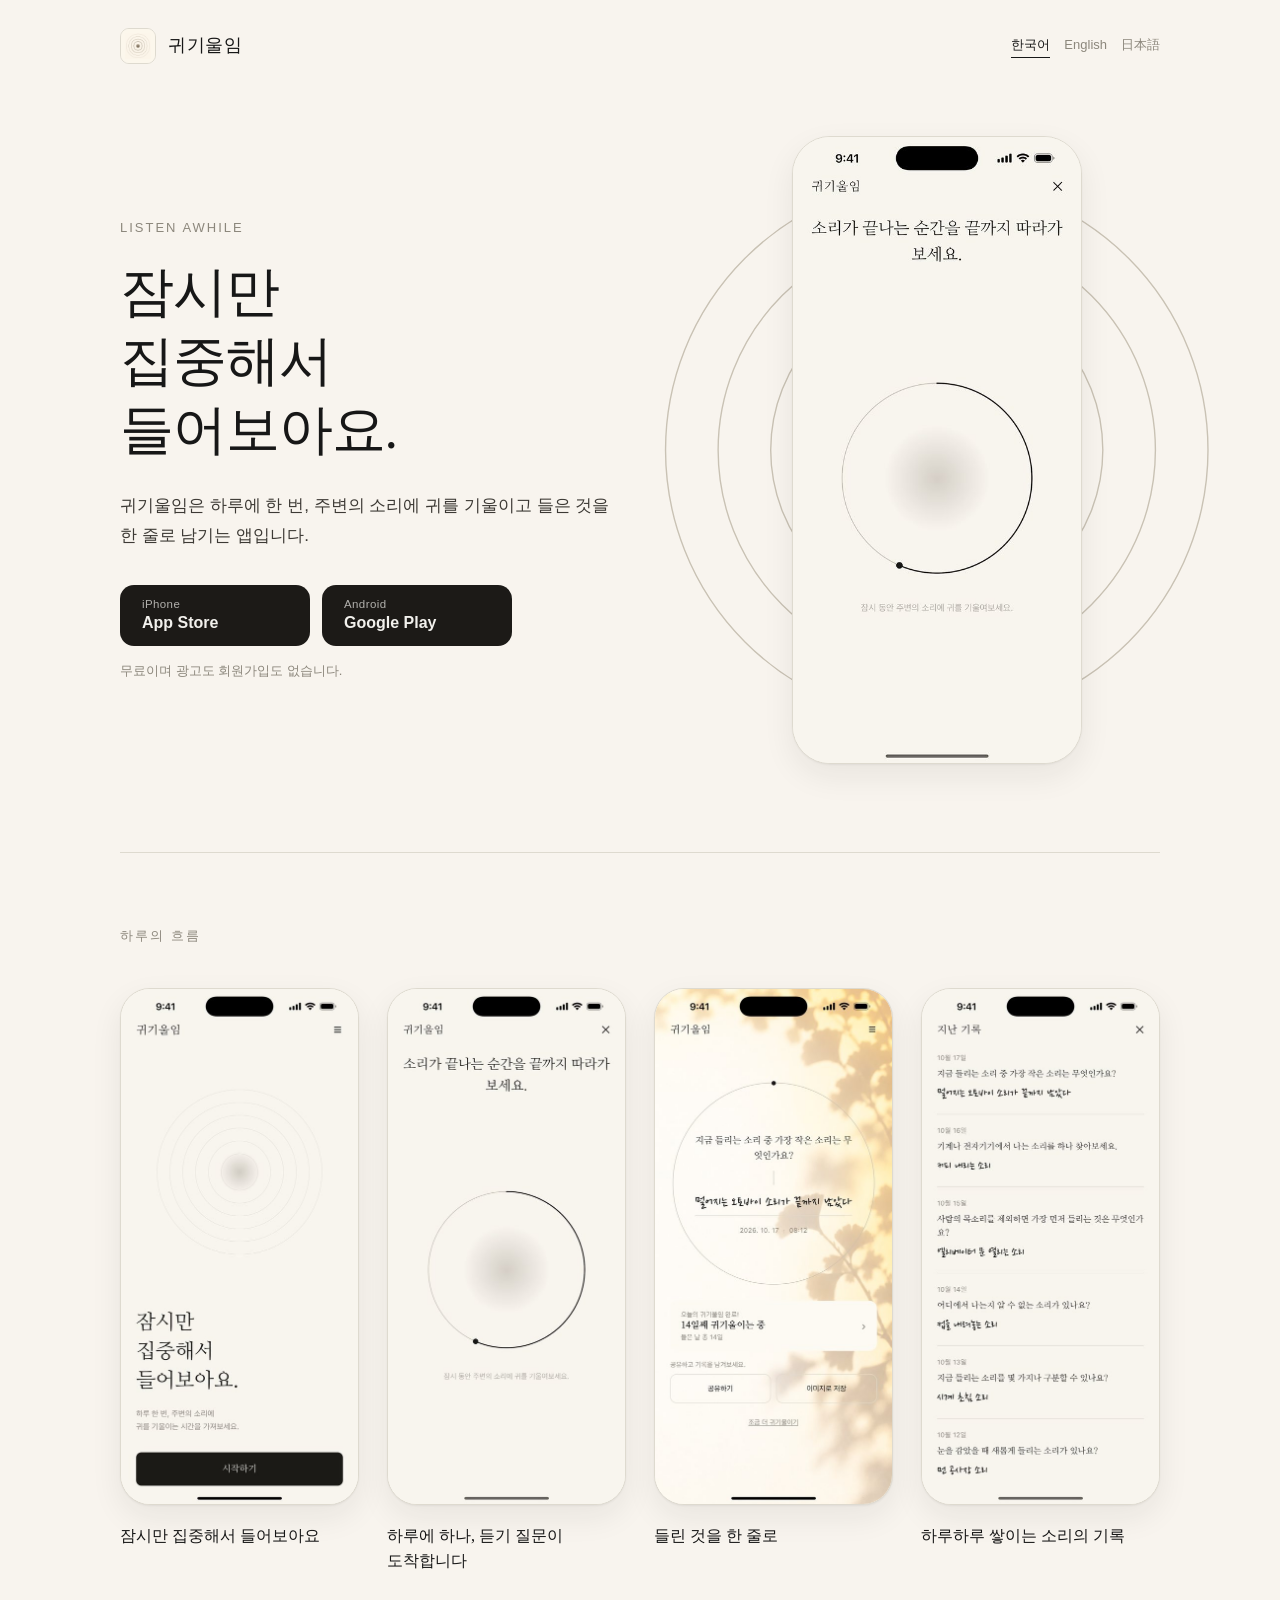
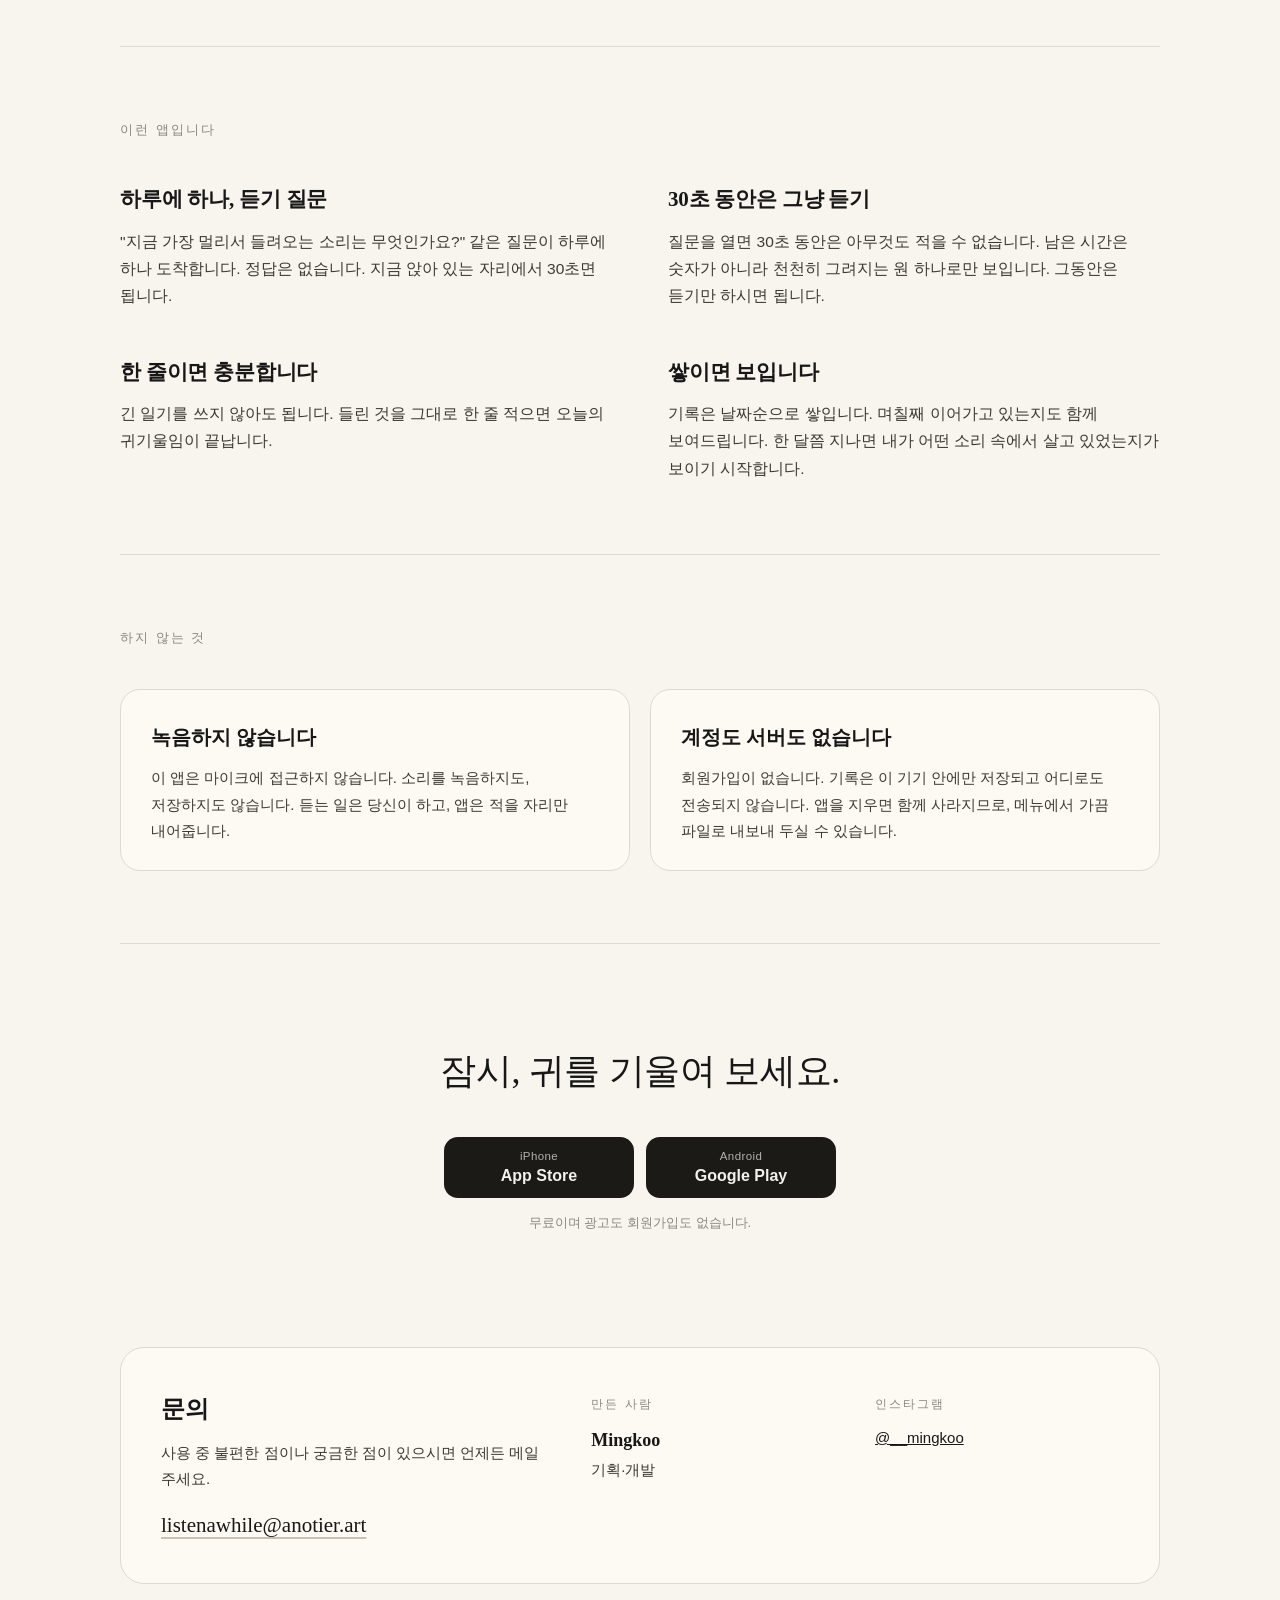
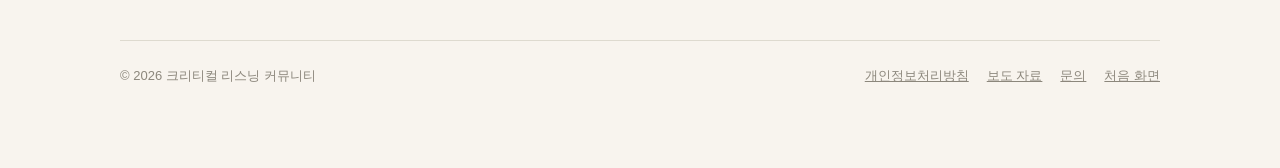
<file: index.html>
<!doctype html>
<html lang="ko">
<head>
<meta charset="utf-8">
<meta name="viewport" content="width=device-width, initial-scale=1">
<title>귀기울임 · Listen Awhile — 잠시만 집중해서 들어보아요</title>
<meta name="description" content="하루에 한 번, 주변의 소리에 귀를 기울이고 들은 것을 한 줄로 남기는 앱.">
<meta name="color-scheme" content="light dark">
<link rel="icon" href="./img/favicon.png">
<link rel="alternate" hreflang="ko" href="./index.html"><link rel="alternate" hreflang="en" href="./index.en.html"><link rel="alternate" hreflang="ja" href="./index.ja.html">
<link rel="stylesheet" href="./style.css">
</head>
<body>
<div class="page">
  <header class="top">
    <a class="mark" href="./index.html"><img src="./img/icon-192.png" alt="" width="36" height="36"><span>귀기울임</span></a>
    <nav class="langs" aria-label="Language"><a href="./index.html" hreflang="ko" aria-current="page">한국어</a><a href="./index.en.html" hreflang="en">English</a><a href="./index.ja.html" hreflang="ja">日本語</a></nav>
  </header>

  <main>
    <section class="hero">
      <div>
        <p class="eyebrow">Listen Awhile</p>
        <h1>잠시만<br>집중해서<br>들어보아요.</h1>
        <p class="sub">귀기울임은 하루에 한 번, 주변의 소리에 귀를 기울이고 들은 것을 한 줄로 남기는 앱입니다.</p>
        <div class="cta"><a class="btn" href="https://apps.apple.com/app/id6808590966"><small>iPhone</small><strong>App Store</strong></a><a class="btn" href="https://play.google.com/store/apps/details?id=com.mingkoo.gwigiulim"><small>Android</small><strong>Google Play</strong></a></div>
        <p class="cta-note">무료이며 광고도 회원가입도 없습니다.</p>
      </div>
      <div class="stage">
        <svg class="rings" viewBox="0 0 400 400" aria-hidden="true"><circle cx="200" cy="200" r="196"/><circle cx="200" cy="200" r="158"/><circle cx="200" cy="200" r="120"/><circle cx="200" cy="200" r="84"/><circle cx="200" cy="200" r="50"/></svg>
        <div class="phone"><img src="./img/ko-02.jpg" alt="30초 동안 듣는 화면" width="480" height="1043"></div>
      </div>
    </section>

    <section class="block">
      <h2>하루의 흐름</h2>
      <div class="steps"><figure class="step"><div class="phone"><img src="./img/ko-01.jpg" alt="시작 화면" width="480" height="1043" loading="lazy"></div><figcaption>잠시만 집중해서 들어보아요</figcaption></figure><figure class="step"><div class="phone"><img src="./img/ko-02.jpg" alt="30초 동안 듣는 화면" width="480" height="1043" loading="lazy"></div><figcaption>하루에 하나, 듣기 질문이 도착합니다</figcaption></figure><figure class="step"><div class="phone"><img src="./img/ko-04.jpg" alt="완료 화면" width="480" height="1043" loading="lazy"></div><figcaption>들린 것을 한 줄로</figcaption></figure><figure class="step"><div class="phone"><img src="./img/ko-05.jpg" alt="지난 기록" width="480" height="1043" loading="lazy"></div><figcaption>하루하루 쌓이는 소리의 기록</figcaption></figure></div>
    </section>

    <section class="block">
      <h2>이런 앱입니다</h2>
      <div class="points"><div><h3>하루에 하나, 듣기 질문</h3><p>"지금 가장 멀리서 들려오는 소리는 무엇인가요?" 같은 질문이 하루에 하나 도착합니다. 정답은 없습니다. 지금 앉아 있는 자리에서 30초면 됩니다.</p></div><div><h3>30초 동안은 그냥 듣기</h3><p>질문을 열면 30초 동안은 아무것도 적을 수 없습니다. 남은 시간은 숫자가 아니라 천천히 그려지는 원 하나로만 보입니다. 그동안은 듣기만 하시면 됩니다.</p></div><div><h3>한 줄이면 충분합니다</h3><p>긴 일기를 쓰지 않아도 됩니다. 들린 것을 그대로 한 줄 적으면 오늘의 귀기울임이 끝납니다.</p></div><div><h3>쌓이면 보입니다</h3><p>기록은 날짜순으로 쌓입니다. 며칠째 이어가고 있는지도 함께 보여드립니다. 한 달쯤 지나면 내가 어떤 소리 속에서 살고 있었는지가 보이기 시작합니다.</p></div></div>
    </section>

    <section class="block">
      <h2>하지 않는 것</h2>
      <div class="promise"><div><h3>녹음하지 않습니다</h3><p>이 앱은 마이크에 접근하지 않습니다. 소리를 녹음하지도, 저장하지도 않습니다. 듣는 일은 당신이 하고, 앱은 적을 자리만 내어줍니다.</p></div><div><h3>계정도 서버도 없습니다</h3><p>회원가입이 없습니다. 기록은 이 기기 안에만 저장되고 어디로도 전송되지 않습니다. 앱을 지우면 함께 사라지므로, 메뉴에서 가끔 파일로 내보내 두실 수 있습니다.</p></div></div>
    </section>

    <section class="get">
      <h2>잠시, 귀를 기울여 보세요.</h2>
      <div class="cta"><a class="btn" href="https://apps.apple.com/app/id6808590966"><small>iPhone</small><strong>App Store</strong></a><a class="btn" href="https://play.google.com/store/apps/details?id=com.mingkoo.gwigiulim"><small>Android</small><strong>Google Play</strong></a></div>
      <p class="cta-note">무료이며 광고도 회원가입도 없습니다.</p>
    </section>

    <section class="contact" id="contact">
      <div class="contact-main">
        <h2>문의</h2>
        <p>사용 중 불편한 점이나 궁금한 점이 있으시면 언제든 메일 주세요.</p>
        <a class="mail" href="mailto:listenawhile@anotier.art">listenawhile@anotier.art</a>
      </div>
      <div>
        <h3>만든 사람</h3>
        <p><strong>Mingkoo</strong><br>기획·개발</p>
      </div>
      <div>
        <h3>인스타그램</h3>
        <p><a href="https://www.instagram.com/__mingkoo/" rel="noopener">@__mingkoo</a></p>
      </div>
    </section>
  </main>

  <div class="foot">
    <span>© 2026 크리티컬 리스닝 커뮤니티</span>
    <nav>
      <a href="./privacy.html">개인정보처리방침</a>
      <a href="./press.html">보도 자료</a>
      <a href="#contact">문의</a>
      <a href="./go.html?stay">처음 화면</a>
    </nav>
  </div>
</div>
</body>
</html>
</file>
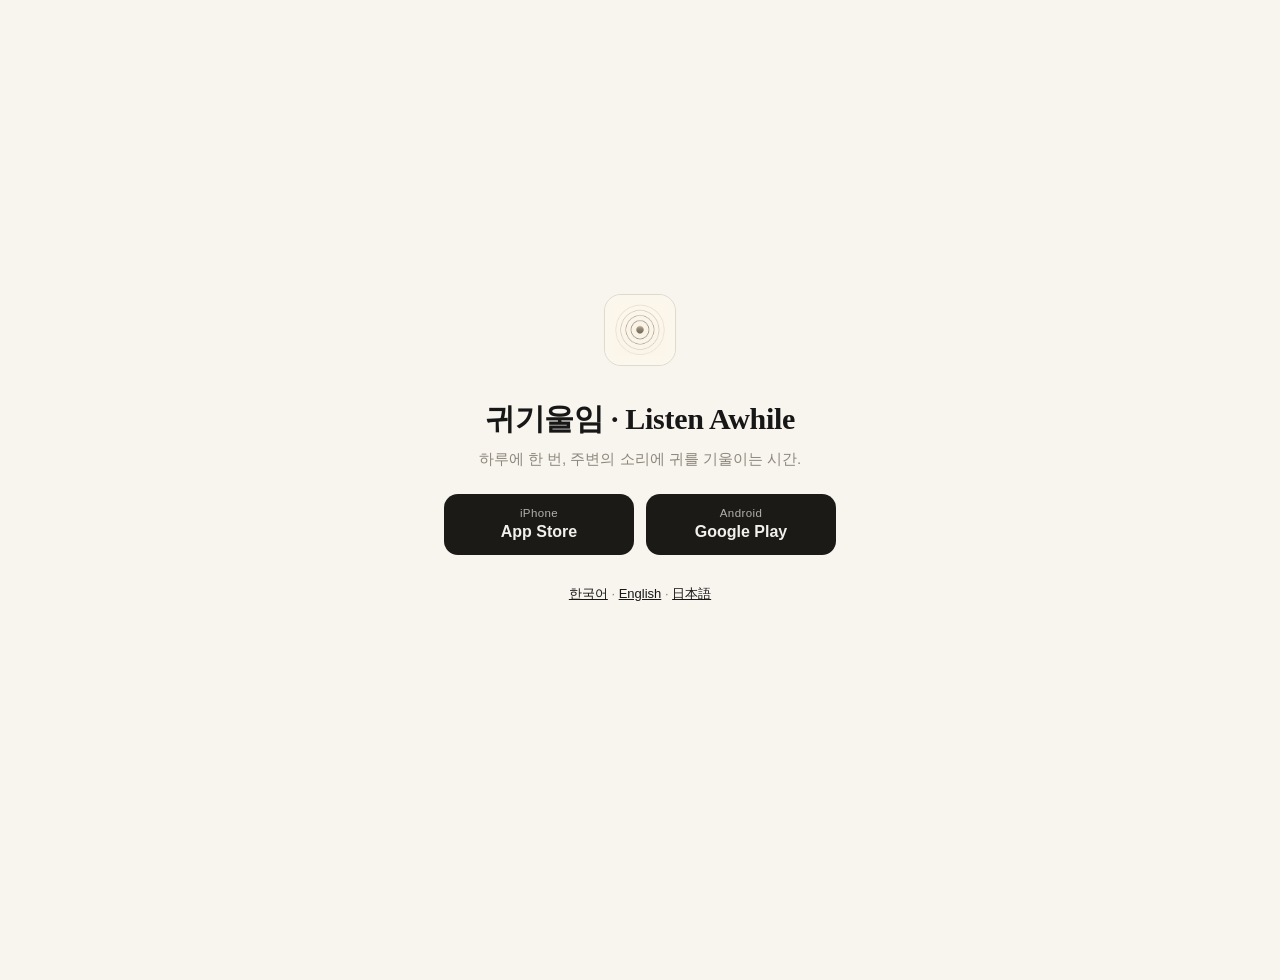
<file: go.html>
<!doctype html>
<html lang="ko">
<head>
<meta charset="utf-8">
<meta name="viewport" content="width=device-width, initial-scale=1">
<title>귀기울임 · Listen Awhile · 耳澄まし</title>
<meta name="robots" content="noindex">
<meta name="color-scheme" content="light dark">
<link rel="icon" href="./img/favicon.png">
<link rel="stylesheet" href="./style.css">
<style>
  .go { min-height: 100vh; display: grid; place-content: center; text-align: center; gap: 8px; }
  .go img { width: 72px; height: 72px; border-radius: 17px; border: 1px solid var(--line); margin: 0 auto 18px; }
  .go .cta { justify-content: center; margin-top: 22px; }
  .go p { margin: 0; }
</style>
<script>
  // QR 하나로 기기에 맞는 스토어로 보낸다. iPad는 맥으로 보고하는 경우가 있어 터치 여부로 가린다.
  (function () {
    if (location.search.indexOf('stay') !== -1) return;
    var ua = navigator.userAgent;
    var ios = /iPhone|iPad|iPod/.test(ua) || (navigator.platform === 'MacIntel' && navigator.maxTouchPoints > 1);
    if (ios) location.replace('https://apps.apple.com/app/id6808590966');
    else if (/Android/.test(ua)) location.replace('https://play.google.com/store/apps/details?id=com.mingkoo.gwigiulim');
  })();
</script>
</head>
<body>
<div class="go">
  <div>
    <img src="./img/icon-192.png" alt="" width="72" height="72">
    <h1>귀기울임 · Listen Awhile</h1>
    <p class="lead">하루에 한 번, 주변의 소리에 귀를 기울이는 시간.</p>
    <div class="cta">
      <a class="btn" href="https://apps.apple.com/app/id6808590966"><small>iPhone</small><strong>App Store</strong></a>
      <a class="btn" href="https://play.google.com/store/apps/details?id=com.mingkoo.gwigiulim"><small>Android</small><strong>Google Play</strong></a>
    </div>
    <p class="cta-note" style="margin-top:28px"><a href="./index.html">한국어</a> · <a href="./index.en.html">English</a> · <a href="./index.ja.html">日本語</a></p>
  </div>
</div>
</body>
</html>
</file>
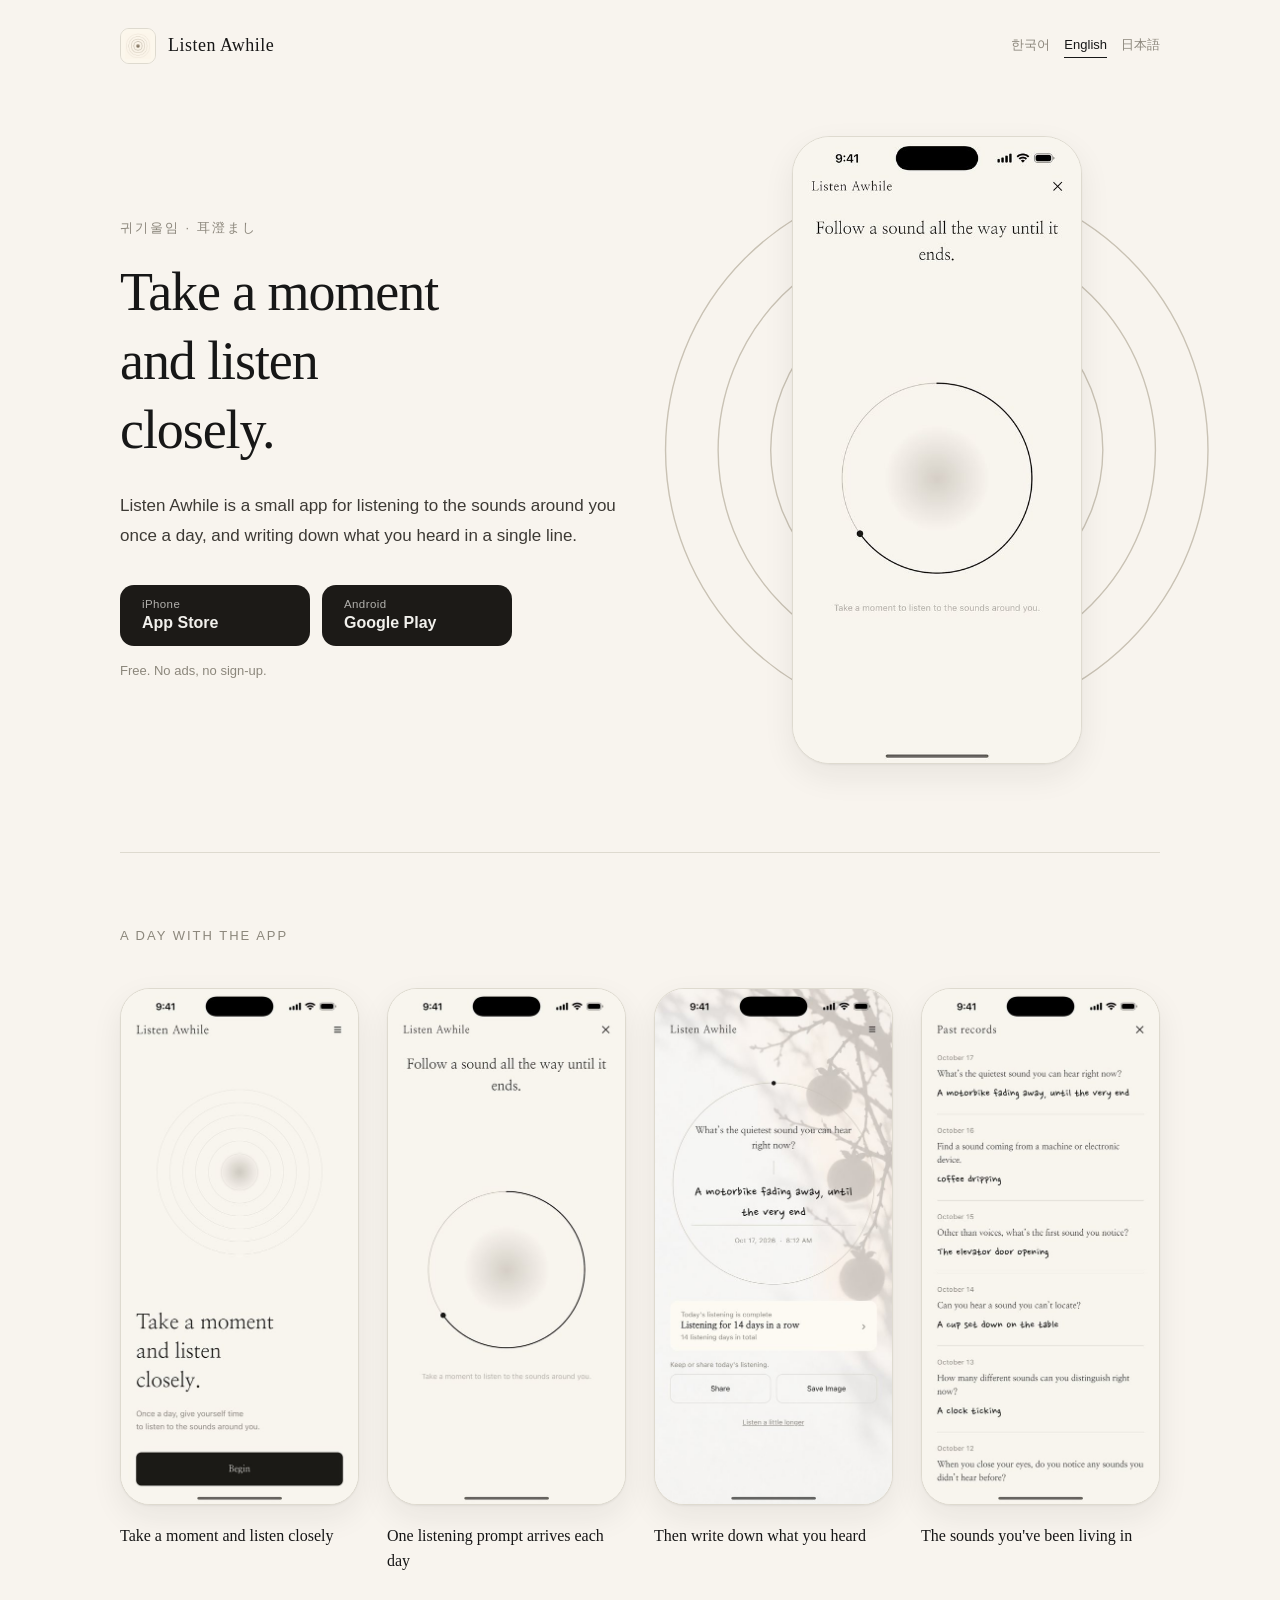
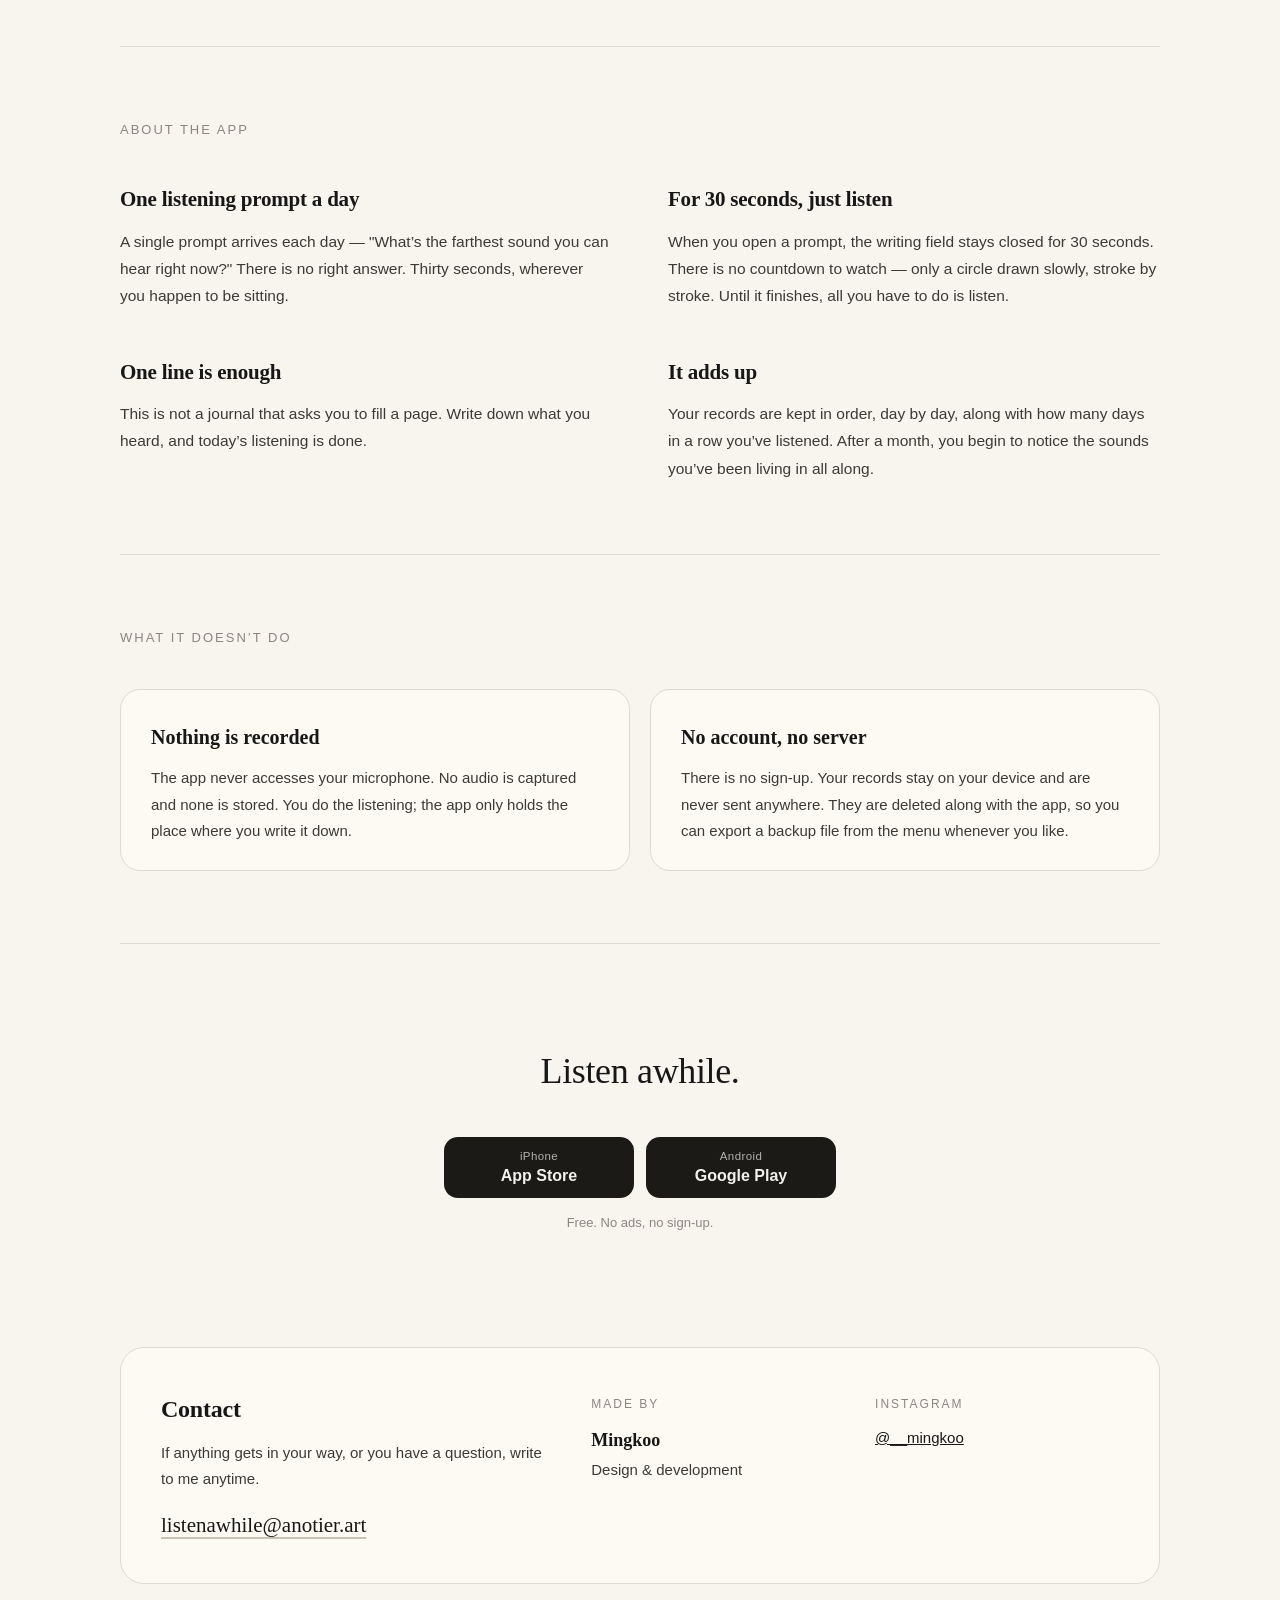
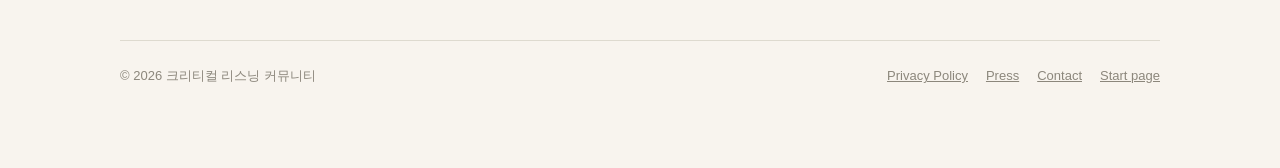
<file: index.en.html>
<!doctype html>
<html lang="en">
<head>
<meta charset="utf-8">
<meta name="viewport" content="width=device-width, initial-scale=1">
<title>Listen Awhile — Take a moment and listen closely</title>
<meta name="description" content="A small app for listening to the sounds around you once a day, and writing down what you heard in a single line.">
<meta name="color-scheme" content="light dark">
<link rel="icon" href="./img/favicon.png">
<link rel="alternate" hreflang="ko" href="./index.html"><link rel="alternate" hreflang="en" href="./index.en.html"><link rel="alternate" hreflang="ja" href="./index.ja.html">
<link rel="stylesheet" href="./style.css">
</head>
<body>
<div class="page">
  <header class="top">
    <a class="mark" href="./index.en.html"><img src="./img/icon-192.png" alt="" width="36" height="36"><span>Listen Awhile</span></a>
    <nav class="langs" aria-label="Language"><a href="./index.html" hreflang="ko">한국어</a><a href="./index.en.html" hreflang="en" aria-current="page">English</a><a href="./index.ja.html" hreflang="ja">日本語</a></nav>
  </header>

  <main>
    <section class="hero">
      <div>
        <p class="eyebrow">귀기울임 · 耳澄まし</p>
        <h1>Take a moment<br>and listen<br>closely.</h1>
        <p class="sub">Listen Awhile is a small app for listening to the sounds around you once a day, and writing down what you heard in a single line.</p>
        <div class="cta"><a class="btn" href="https://apps.apple.com/app/id6808590966"><small>iPhone</small><strong>App Store</strong></a><a class="btn" href="https://play.google.com/store/apps/details?id=com.mingkoo.gwigiulim"><small>Android</small><strong>Google Play</strong></a></div>
        <p class="cta-note">Free. No ads, no sign-up.</p>
      </div>
      <div class="stage">
        <svg class="rings" viewBox="0 0 400 400" aria-hidden="true"><circle cx="200" cy="200" r="196"/><circle cx="200" cy="200" r="158"/><circle cx="200" cy="200" r="120"/><circle cx="200" cy="200" r="84"/><circle cx="200" cy="200" r="50"/></svg>
        <div class="phone"><img src="./img/en-02.jpg" alt="Listening screen" width="480" height="1043"></div>
      </div>
    </section>

    <section class="block">
      <h2>A day with the app</h2>
      <div class="steps"><figure class="step"><div class="phone"><img src="./img/en-01.jpg" alt="Start screen" width="480" height="1043" loading="lazy"></div><figcaption>Take a moment and listen closely</figcaption></figure><figure class="step"><div class="phone"><img src="./img/en-02.jpg" alt="Listening screen" width="480" height="1043" loading="lazy"></div><figcaption>One listening prompt arrives each day</figcaption></figure><figure class="step"><div class="phone"><img src="./img/en-04.jpg" alt="Done screen" width="480" height="1043" loading="lazy"></div><figcaption>Then write down what you heard</figcaption></figure><figure class="step"><div class="phone"><img src="./img/en-05.jpg" alt="Past records" width="480" height="1043" loading="lazy"></div><figcaption>The sounds you've been living in</figcaption></figure></div>
    </section>

    <section class="block">
      <h2>About the app</h2>
      <div class="points"><div><h3>One listening prompt a day</h3><p>A single prompt arrives each day — "What’s the farthest sound you can hear right now?" There is no right answer. Thirty seconds, wherever you happen to be sitting.</p></div><div><h3>For 30 seconds, just listen</h3><p>When you open a prompt, the writing field stays closed for 30 seconds. There is no countdown to watch — only a circle drawn slowly, stroke by stroke. Until it finishes, all you have to do is listen.</p></div><div><h3>One line is enough</h3><p>This is not a journal that asks you to fill a page. Write down what you heard, and today’s listening is done.</p></div><div><h3>It adds up</h3><p>Your records are kept in order, day by day, along with how many days in a row you’ve listened. After a month, you begin to notice the sounds you’ve been living in all along.</p></div></div>
    </section>

    <section class="block">
      <h2>What it doesn’t do</h2>
      <div class="promise"><div><h3>Nothing is recorded</h3><p>The app never accesses your microphone. No audio is captured and none is stored. You do the listening; the app only holds the place where you write it down.</p></div><div><h3>No account, no server</h3><p>There is no sign-up. Your records stay on your device and are never sent anywhere. They are deleted along with the app, so you can export a backup file from the menu whenever you like.</p></div></div>
    </section>

    <section class="get">
      <h2>Listen awhile.</h2>
      <div class="cta"><a class="btn" href="https://apps.apple.com/app/id6808590966"><small>iPhone</small><strong>App Store</strong></a><a class="btn" href="https://play.google.com/store/apps/details?id=com.mingkoo.gwigiulim"><small>Android</small><strong>Google Play</strong></a></div>
      <p class="cta-note">Free. No ads, no sign-up.</p>
    </section>

    <section class="contact" id="contact">
      <div class="contact-main">
        <h2>Contact</h2>
        <p>If anything gets in your way, or you have a question, write to me anytime.</p>
        <a class="mail" href="mailto:listenawhile@anotier.art">listenawhile@anotier.art</a>
      </div>
      <div>
        <h3>Made by</h3>
        <p><strong>Mingkoo</strong><br>Design &amp; development</p>
      </div>
      <div>
        <h3>Instagram</h3>
        <p><a href="https://www.instagram.com/__mingkoo/" rel="noopener">@__mingkoo</a></p>
      </div>
    </section>
  </main>

  <div class="foot">
    <span>© 2026 크리티컬 리스닝 커뮤니티</span>
    <nav>
      <a href="./privacy.en.html">Privacy Policy</a>
      <a href="./press.html">Press</a>
      <a href="#contact">Contact</a>
      <a href="./go.html?stay">Start page</a>
    </nav>
  </div>
</div>
</body>
</html>
</file>
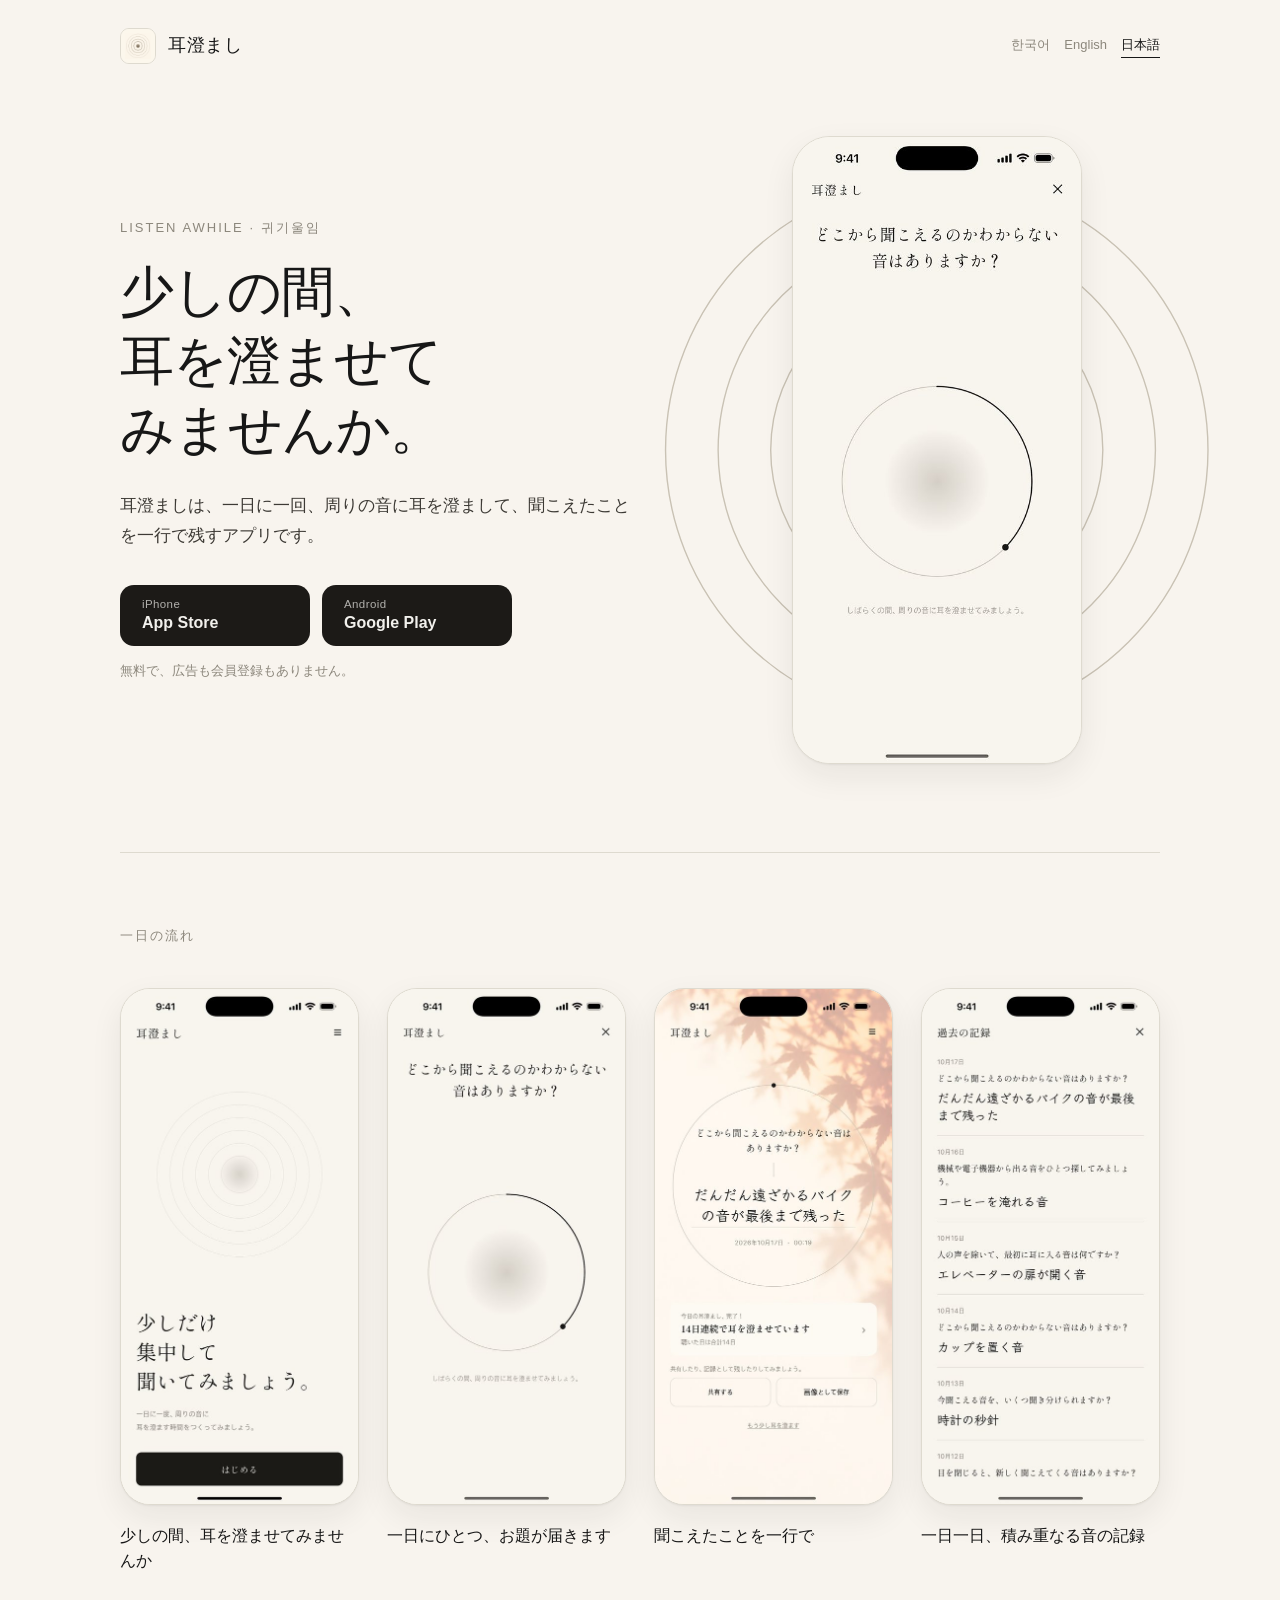
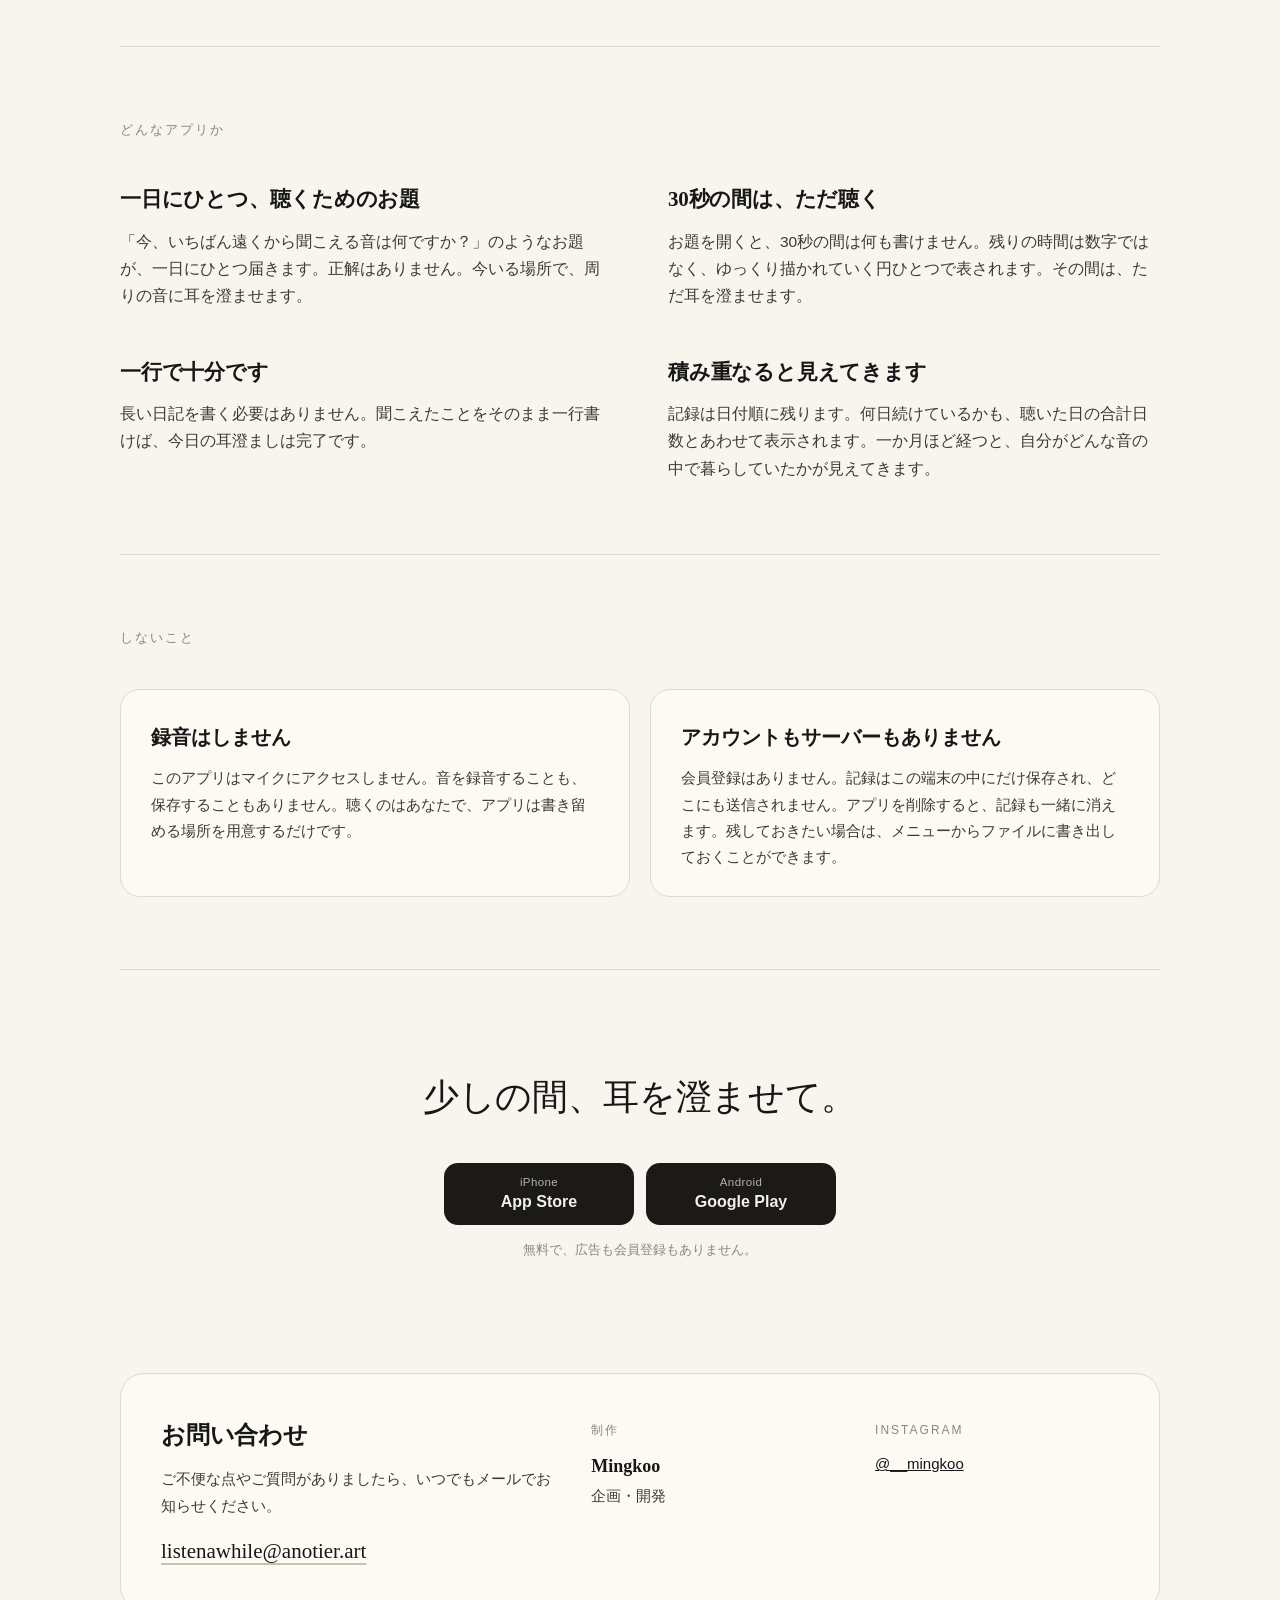
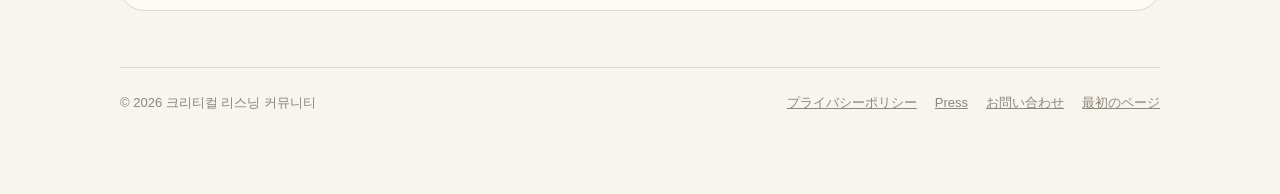
<file: index.ja.html>
<!doctype html>
<html lang="ja">
<head>
<meta charset="utf-8">
<meta name="viewport" content="width=device-width, initial-scale=1">
<title>耳澄まし · Listen Awhile — 少しの間、耳を澄ませてみませんか</title>
<meta name="description" content="一日に一回、周りの音に耳を澄まして、聞こえたことを一行で残すアプリ。">
<meta name="color-scheme" content="light dark">
<link rel="icon" href="./img/favicon.png">
<link rel="alternate" hreflang="ko" href="./index.html"><link rel="alternate" hreflang="en" href="./index.en.html"><link rel="alternate" hreflang="ja" href="./index.ja.html">
<link rel="stylesheet" href="./style.css">
</head>
<body>
<div class="page">
  <header class="top">
    <a class="mark" href="./index.ja.html"><img src="./img/icon-192.png" alt="" width="36" height="36"><span>耳澄まし</span></a>
    <nav class="langs" aria-label="Language"><a href="./index.html" hreflang="ko">한국어</a><a href="./index.en.html" hreflang="en">English</a><a href="./index.ja.html" hreflang="ja" aria-current="page">日本語</a></nav>
  </header>

  <main>
    <section class="hero">
      <div>
        <p class="eyebrow">Listen Awhile · 귀기울임</p>
        <h1>少しの間、<br>耳を澄ませて<br>みませんか。</h1>
        <p class="sub">耳澄ましは、一日に一回、周りの音に耳を澄まして、聞こえたことを一行で残すアプリです。</p>
        <div class="cta"><a class="btn" href="https://apps.apple.com/app/id6808590966"><small>iPhone</small><strong>App Store</strong></a><a class="btn" href="https://play.google.com/store/apps/details?id=com.mingkoo.gwigiulim"><small>Android</small><strong>Google Play</strong></a></div>
        <p class="cta-note">無料で、広告も会員登録もありません。</p>
      </div>
      <div class="stage">
        <svg class="rings" viewBox="0 0 400 400" aria-hidden="true"><circle cx="200" cy="200" r="196"/><circle cx="200" cy="200" r="158"/><circle cx="200" cy="200" r="120"/><circle cx="200" cy="200" r="84"/><circle cx="200" cy="200" r="50"/></svg>
        <div class="phone"><img src="./img/ja-02.jpg" alt="聴く画面" width="480" height="1043"></div>
      </div>
    </section>

    <section class="block">
      <h2>一日の流れ</h2>
      <div class="steps"><figure class="step"><div class="phone"><img src="./img/ja-01.jpg" alt="開始画面" width="480" height="1043" loading="lazy"></div><figcaption>少しの間、耳を澄ませてみませんか</figcaption></figure><figure class="step"><div class="phone"><img src="./img/ja-02.jpg" alt="聴く画面" width="480" height="1043" loading="lazy"></div><figcaption>一日にひとつ、お題が届きます</figcaption></figure><figure class="step"><div class="phone"><img src="./img/ja-04.jpg" alt="完了画面" width="480" height="1043" loading="lazy"></div><figcaption>聞こえたことを一行で</figcaption></figure><figure class="step"><div class="phone"><img src="./img/ja-05.jpg" alt="過去の記録" width="480" height="1043" loading="lazy"></div><figcaption>一日一日、積み重なる音の記録</figcaption></figure></div>
    </section>

    <section class="block">
      <h2>どんなアプリか</h2>
      <div class="points"><div><h3>一日にひとつ、聴くためのお題</h3><p>「今、いちばん遠くから聞こえる音は何ですか？」のようなお題が、一日にひとつ届きます。正解はありません。今いる場所で、周りの音に耳を澄ませます。</p></div><div><h3>30秒の間は、ただ聴く</h3><p>お題を開くと、30秒の間は何も書けません。残りの時間は数字ではなく、ゆっくり描かれていく円ひとつで表されます。その間は、ただ耳を澄ませます。</p></div><div><h3>一行で十分です</h3><p>長い日記を書く必要はありません。聞こえたことをそのまま一行書けば、今日の耳澄ましは完了です。</p></div><div><h3>積み重なると見えてきます</h3><p>記録は日付順に残ります。何日続けているかも、聴いた日の合計日数とあわせて表示されます。一か月ほど経つと、自分がどんな音の中で暮らしていたかが見えてきます。</p></div></div>
    </section>

    <section class="block">
      <h2>しないこと</h2>
      <div class="promise"><div><h3>録音はしません</h3><p>このアプリはマイクにアクセスしません。音を録音することも、保存することもありません。聴くのはあなたで、アプリは書き留める場所を用意するだけです。</p></div><div><h3>アカウントもサーバーもありません</h3><p>会員登録はありません。記録はこの端末の中にだけ保存され、どこにも送信されません。アプリを削除すると、記録も一緒に消えます。残しておきたい場合は、メニューからファイルに書き出しておくことができます。</p></div></div>
    </section>

    <section class="get">
      <h2>少しの間、耳を澄ませて。</h2>
      <div class="cta"><a class="btn" href="https://apps.apple.com/app/id6808590966"><small>iPhone</small><strong>App Store</strong></a><a class="btn" href="https://play.google.com/store/apps/details?id=com.mingkoo.gwigiulim"><small>Android</small><strong>Google Play</strong></a></div>
      <p class="cta-note">無料で、広告も会員登録もありません。</p>
    </section>

    <section class="contact" id="contact">
      <div class="contact-main">
        <h2>お問い合わせ</h2>
        <p>ご不便な点やご質問がありましたら、いつでもメールでお知らせください。</p>
        <a class="mail" href="mailto:listenawhile@anotier.art">listenawhile@anotier.art</a>
      </div>
      <div>
        <h3>制作</h3>
        <p><strong>Mingkoo</strong><br>企画・開発</p>
      </div>
      <div>
        <h3>Instagram</h3>
        <p><a href="https://www.instagram.com/__mingkoo/" rel="noopener">@__mingkoo</a></p>
      </div>
    </section>
  </main>

  <div class="foot">
    <span>© 2026 크리티컬 리스닝 커뮤니티</span>
    <nav>
      <a href="./privacy.ja.html">プライバシーポリシー</a>
      <a href="./press.html">Press</a>
      <a href="#contact">お問い合わせ</a>
      <a href="./go.html?stay">最初のページ</a>
    </nav>
  </div>
</div>
</body>
</html>
</file>
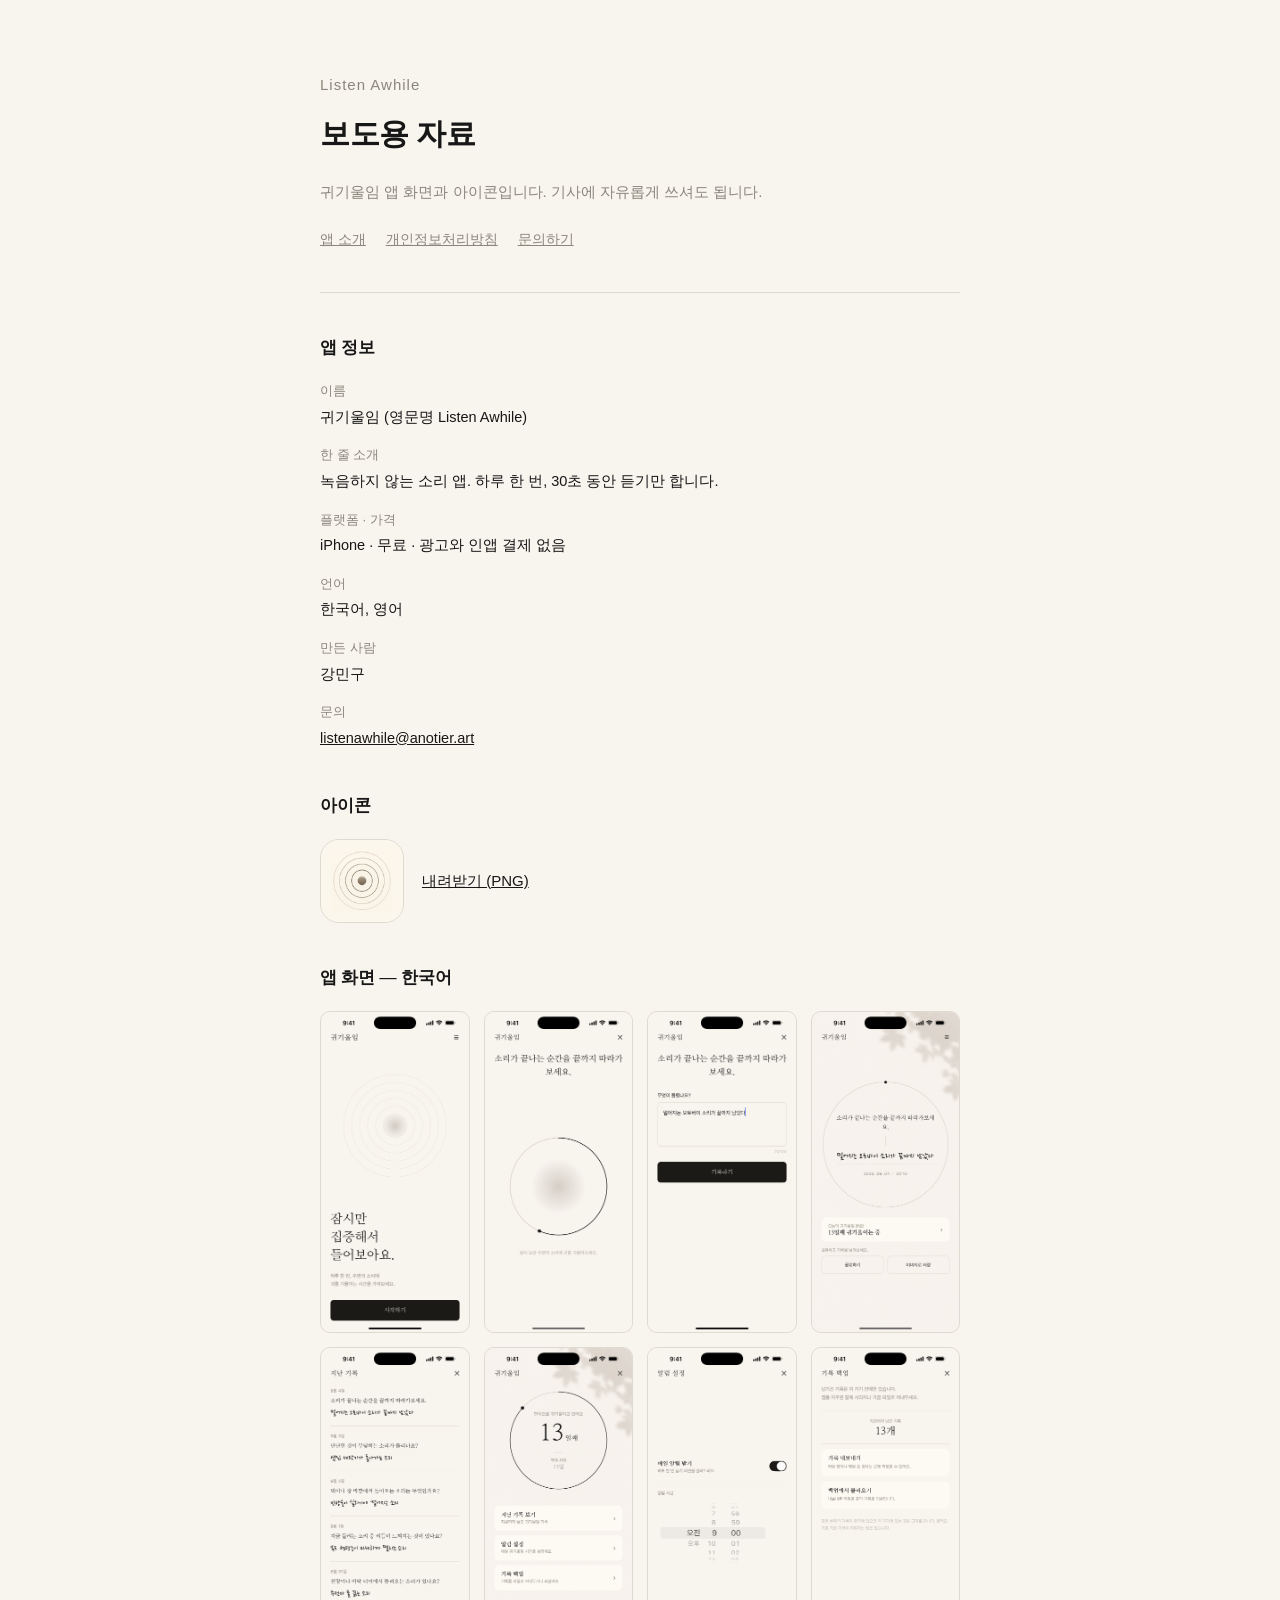
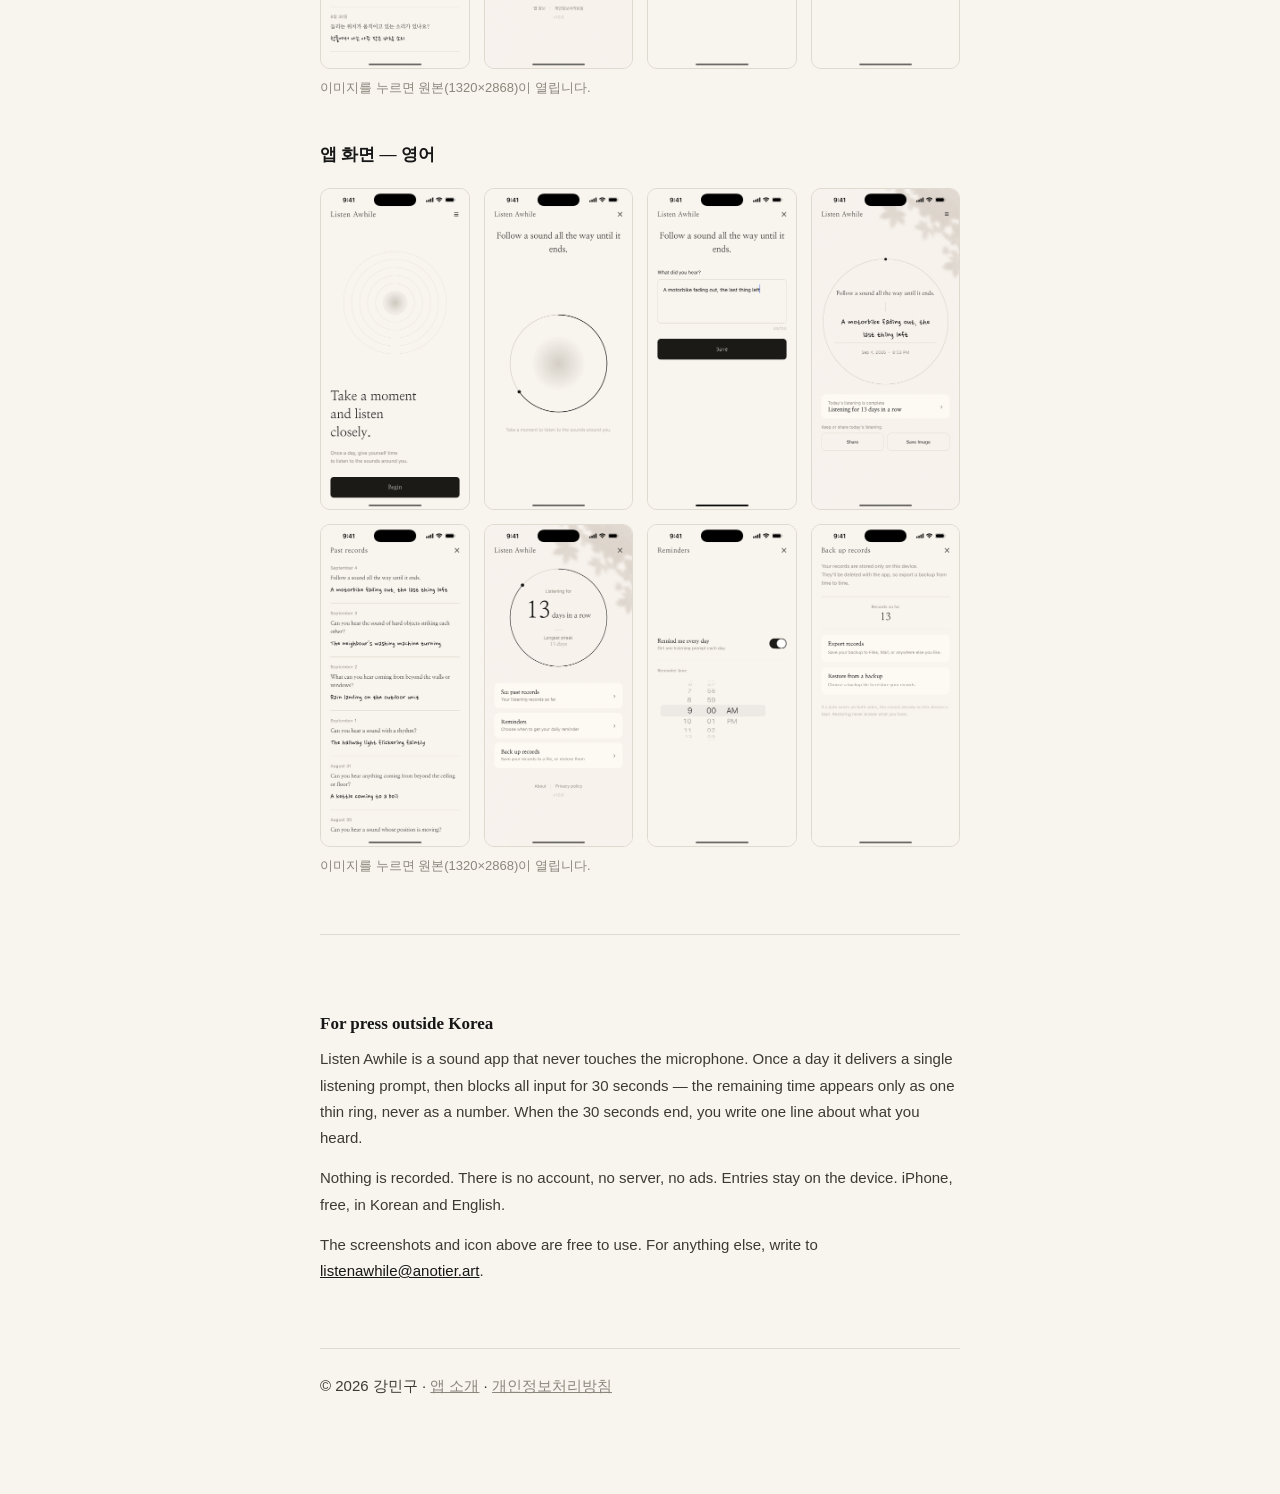
<file: press.html>
<!doctype html>
<html lang="ko">
<head>
<meta charset="utf-8">
<meta name="viewport" content="width=device-width, initial-scale=1">
<title>보도용 자료 · 귀기울임 Listen Awhile</title>
<meta name="description" content="귀기울임 / Listen Awhile 보도용 앱 화면과 아이콘.">
<link rel="stylesheet" href="./style.css">
<style>
  .shots {
    display: grid;
    grid-template-columns: repeat(auto-fill, minmax(120px, 1fr));
    gap: 14px;
    margin: 18px 0 8px;
  }
  .shots a {
    display: block;
    border: 1px solid var(--line);
    border-radius: 10px;
    overflow: hidden;
    background: var(--card);
    line-height: 0;
  }
  .shots img { width: 100%; height: auto; display: block; }
  .caption { font-size: 13px; color: var(--muted); margin: 0 0 34px; }
  .icon-row { display: flex; align-items: center; gap: 18px; margin: 18px 0 8px; }
  .icon-row img { width: 84px; height: 84px; border-radius: 19px; border: 1px solid var(--line); }
  dl.facts { margin: 18px 0 0; font-size: 14.5px; }
  dl.facts dt { color: var(--muted); font-size: 13px; margin-top: 14px; }
  dl.facts dt:first-child { margin-top: 0; }
  dl.facts dd { margin: 2px 0 0; }
  .en { border-top: 1px solid var(--line); margin-top: 56px; padding-top: 34px; }
</style>
</head>
<body>
<div class="wrap">
  <header>
    <p class="brand">Listen Awhile</p>
    <h1>보도용 자료</h1>
    <p class="lead">귀기울임 앱 화면과 아이콘입니다. 기사에 자유롭게 쓰셔도 됩니다.</p>
    <nav>
      <a href="./index.html">앱 소개</a>
      <a href="./privacy.html">개인정보처리방침</a>
      <a href="mailto:listenawhile@anotier.art">문의하기</a>
    </nav>
  </header>

  <h2>앱 정보</h2>
  <dl class="facts">
    <dt>이름</dt><dd>귀기울임 (영문명 Listen Awhile)</dd>
    <dt>한 줄 소개</dt><dd>녹음하지 않는 소리 앱. 하루 한 번, 30초 동안 듣기만 합니다.</dd>
    <dt>플랫폼 · 가격</dt><dd>iPhone · 무료 · 광고와 인앱 결제 없음</dd>
    <dt>언어</dt><dd>한국어, 영어</dd>
    <dt>만든 사람</dt><dd>강민구</dd>
    <dt>문의</dt><dd><a href="mailto:listenawhile@anotier.art">listenawhile@anotier.art</a></dd>
  </dl>

  <h2>아이콘</h2>
  <div class="icon-row">
    <img src="./press/app-icon.png" alt="귀기울임 앱 아이콘">
    <p style="margin:0"><a href="./press/app-icon.png" download>내려받기 (PNG)</a></p>
  </div>

  <h2>앱 화면 — 한국어</h2>
  <div class="shots">
    <a href="./press/screenshots/ko/01-start.png"><img src="./press/screenshots/ko/01-start.png" alt="시작 화면" loading="lazy"></a>
    <a href="./press/screenshots/ko/02-listening.png"><img src="./press/screenshots/ko/02-listening.png" alt="30초 동안 듣는 화면" loading="lazy"></a>
    <a href="./press/screenshots/ko/03-write.png"><img src="./press/screenshots/ko/03-write.png" alt="한 줄 적는 화면" loading="lazy"></a>
    <a href="./press/screenshots/ko/04-done.png"><img src="./press/screenshots/ko/04-done.png" alt="완료 화면" loading="lazy"></a>
    <a href="./press/screenshots/ko/05-records.png"><img src="./press/screenshots/ko/05-records.png" alt="지난 기록" loading="lazy"></a>
    <a href="./press/screenshots/ko/06-menu.png"><img src="./press/screenshots/ko/06-menu.png" alt="메뉴" loading="lazy"></a>
    <a href="./press/screenshots/ko/07-extra-notifications.png"><img src="./press/screenshots/ko/07-extra-notifications.png" alt="알림 설정" loading="lazy"></a>
    <a href="./press/screenshots/ko/08-extra-backup.png"><img src="./press/screenshots/ko/08-extra-backup.png" alt="기록 백업" loading="lazy"></a>
  </div>
  <p class="caption">이미지를 누르면 원본(1320×2868)이 열립니다.</p>

  <h2>앱 화면 — 영어</h2>
  <div class="shots">
    <a href="./press/screenshots/en/01-start.png"><img src="./press/screenshots/en/01-start.png" alt="Start screen" loading="lazy"></a>
    <a href="./press/screenshots/en/02-listening.png"><img src="./press/screenshots/en/02-listening.png" alt="Listening screen" loading="lazy"></a>
    <a href="./press/screenshots/en/03-write.png"><img src="./press/screenshots/en/03-write.png" alt="Writing screen" loading="lazy"></a>
    <a href="./press/screenshots/en/04-done.png"><img src="./press/screenshots/en/04-done.png" alt="Done screen" loading="lazy"></a>
    <a href="./press/screenshots/en/05-records.png"><img src="./press/screenshots/en/05-records.png" alt="Past records" loading="lazy"></a>
    <a href="./press/screenshots/en/06-menu.png"><img src="./press/screenshots/en/06-menu.png" alt="Menu" loading="lazy"></a>
    <a href="./press/screenshots/en/07-extra-notifications.png"><img src="./press/screenshots/en/07-extra-notifications.png" alt="Notification settings" loading="lazy"></a>
    <a href="./press/screenshots/en/08-extra-backup.png"><img src="./press/screenshots/en/08-extra-backup.png" alt="Backup" loading="lazy"></a>
  </div>
  <p class="caption">이미지를 누르면 원본(1320×2868)이 열립니다.</p>

  <div class="en">
    <h2>For press outside Korea</h2>
    <p>Listen Awhile is a sound app that never touches the microphone. Once a day it delivers a single listening prompt, then blocks all input for 30 seconds — the remaining time appears only as one thin ring, never as a number. When the 30 seconds end, you write one line about what you heard.</p>
    <p>Nothing is recorded. There is no account, no server, no ads. Entries stay on the device. iPhone, free, in Korean and English.</p>
    <p>The screenshots and icon above are free to use. For anything else, write to <a href="mailto:listenawhile@anotier.art">listenawhile@anotier.art</a>.</p>
  </div>

  <footer>
    <p>© 2026 강민구 · <a href="./index.html">앱 소개</a> · <a href="./privacy.html">개인정보처리방침</a></p>
  </footer>
</div>
</body>
</html>
</file>
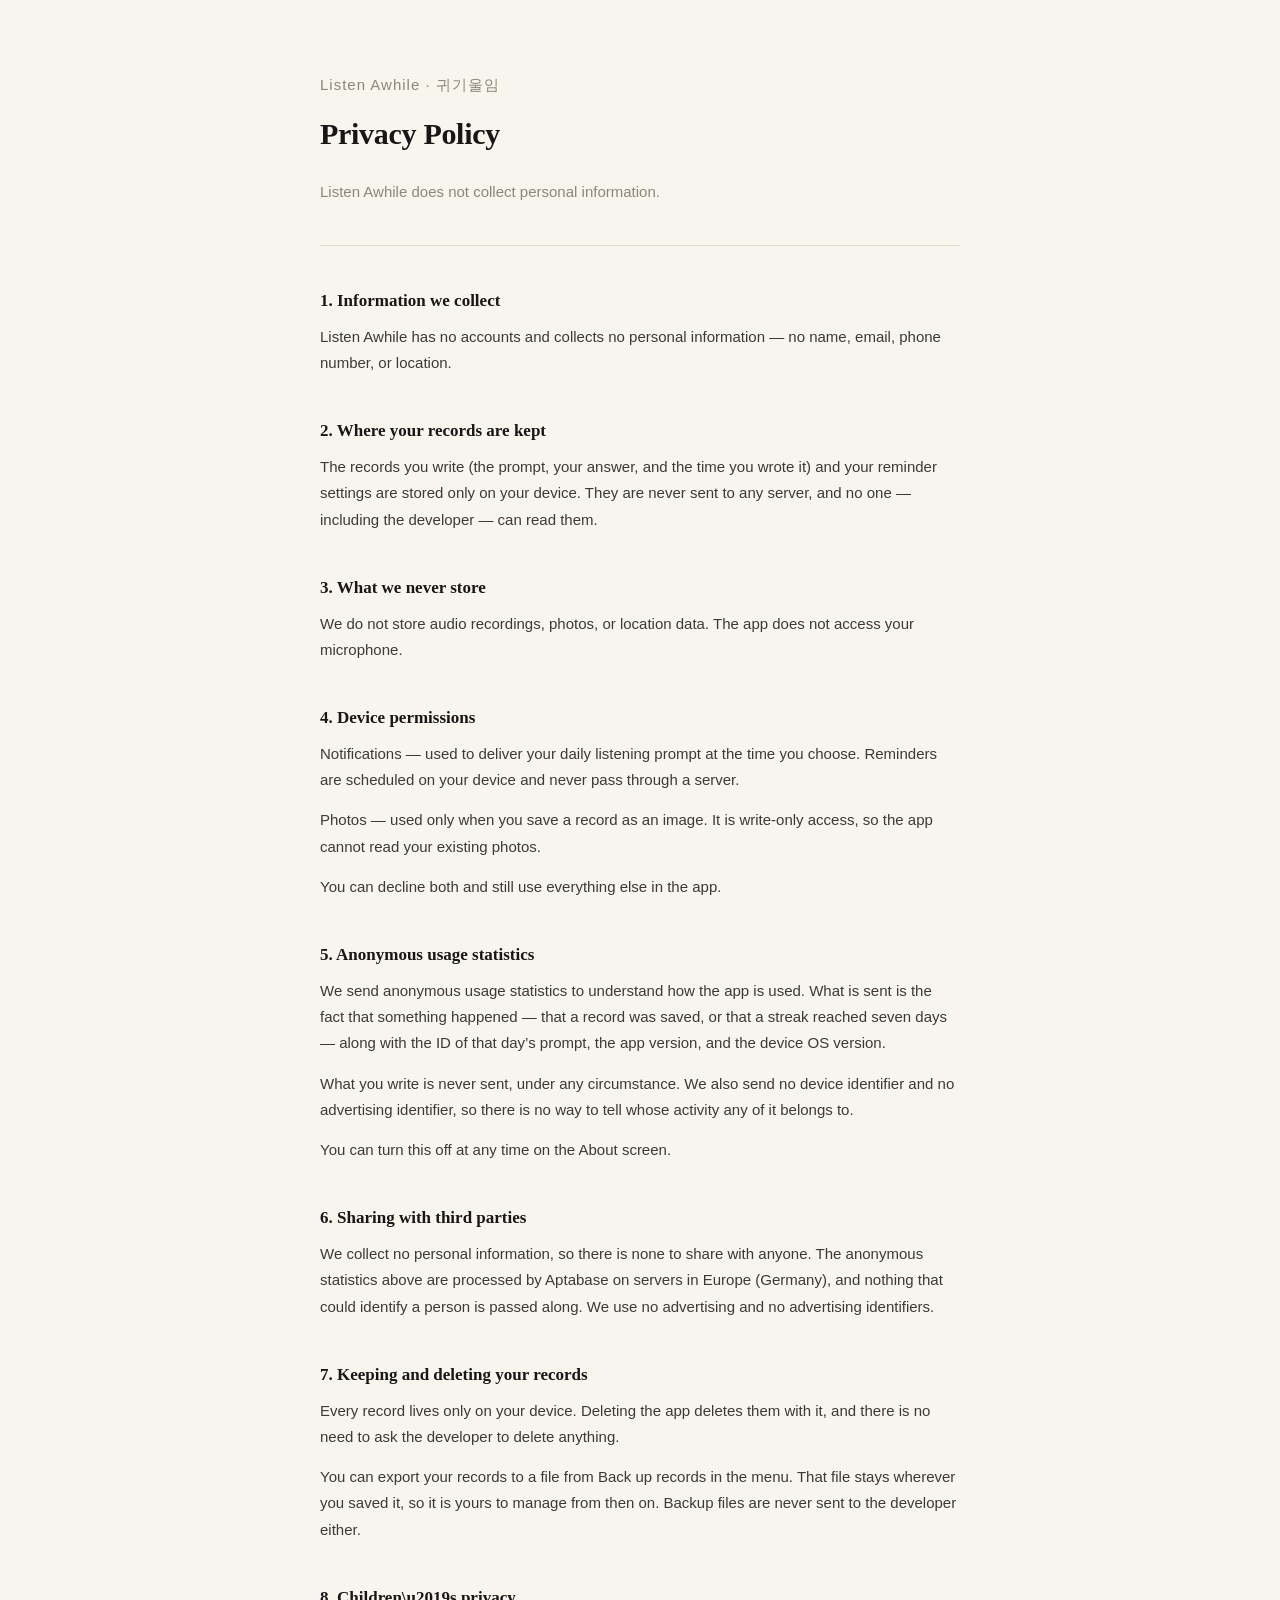
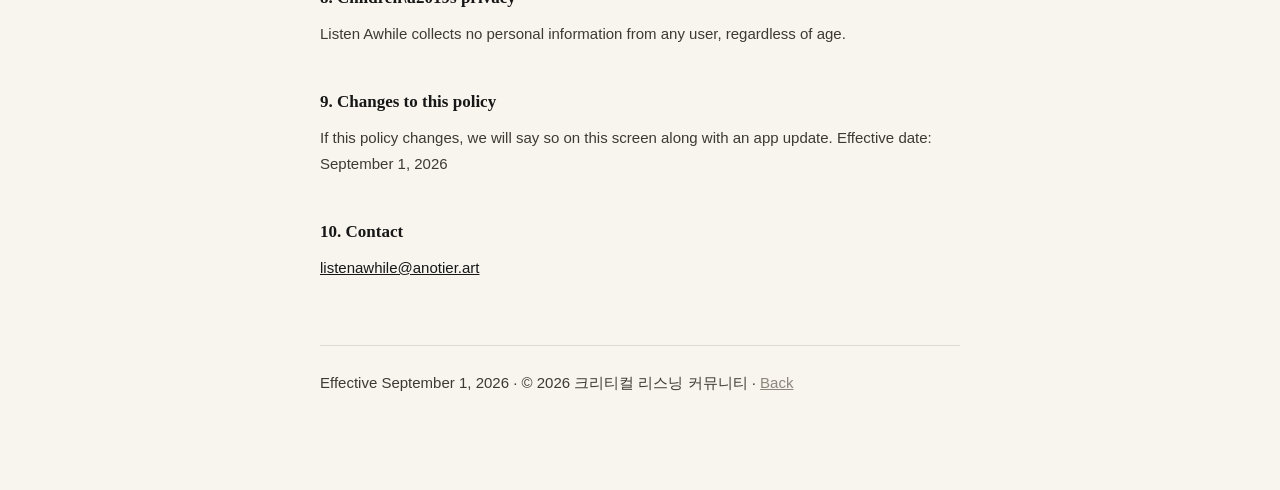
<file: privacy.en.html>
<!doctype html>
<html lang="en">
<head>
<meta charset="utf-8">
<meta name="viewport" content="width=device-width, initial-scale=1">
<title>Privacy Policy · Listen Awhile</title>
<link rel="stylesheet" href="./style.css">
</head>
<body>
<div class="wrap">
  <header>
    <p class="brand">Listen Awhile · 귀기울임</p>
    <h1>Privacy Policy</h1>
    <p class="lead">Listen Awhile does not collect personal information.</p>
  </header>

  <h2>1. Information we collect</h2>
  <p>Listen Awhile has no accounts and collects no personal information — no name, email, phone number, or location.</p>

  <h2>2. Where your records are kept</h2>
  <p>The records you write (the prompt, your answer, and the time you wrote it) and your reminder settings are stored only on your device. They are never sent to any server, and no one — including the developer — can read them.</p>

  <h2>3. What we never store</h2>
  <p>We do not store audio recordings, photos, or location data. The app does not access your microphone.</p>

  <h2>4. Device permissions</h2>
  <p>Notifications — used to deliver your daily listening prompt at the time you choose. Reminders are scheduled on your device and never pass through a server.</p>
  <p>Photos — used only when you save a record as an image. It is write-only access, so the app cannot read your existing photos.</p>
  <p>You can decline both and still use everything else in the app.</p>

  <h2>5. Anonymous usage statistics</h2>
  <p>We send anonymous usage statistics to understand how the app is used. What is sent is the fact that something happened — that a record was saved, or that a streak reached seven days — along with the ID of that day’s prompt, the app version, and the device OS version.</p>
  <p>What you write is never sent, under any circumstance. We also send no device identifier and no advertising identifier, so there is no way to tell whose activity any of it belongs to.</p>
  <p>You can turn this off at any time on the About screen.</p>

  <h2>6. Sharing with third parties</h2>
  <p>We collect no personal information, so there is none to share with anyone. The anonymous statistics above are processed by Aptabase on servers in Europe (Germany), and nothing that could identify a person is passed along. We use no advertising and no advertising identifiers.</p>

  <h2>7. Keeping and deleting your records</h2>
  <p>Every record lives only on your device. Deleting the app deletes them with it, and there is no need to ask the developer to delete anything.</p>
  <p>You can export your records to a file from Back up records in the menu. That file stays wherever you saved it, so it is yours to manage from then on. Backup files are never sent to the developer either.</p>

  <h2>8. Children\u2019s privacy</h2>
  <p>Listen Awhile collects no personal information from any user, regardless of age.</p>

  <h2>9. Changes to this policy</h2>
  <p>If this policy changes, we will say so on this screen along with an app update. Effective date: September 1, 2026</p>

  <h2>10. Contact</h2>
  <p><a href="mailto:listenawhile@anotier.art">listenawhile@anotier.art</a></p>

  <footer>
    <p>Effective September 1, 2026 · © 2026 크리티컬 리스닝 커뮤니티 · <a href="./index.html">Back</a></p>
  </footer>
</div>
</body>
</html>
</file>
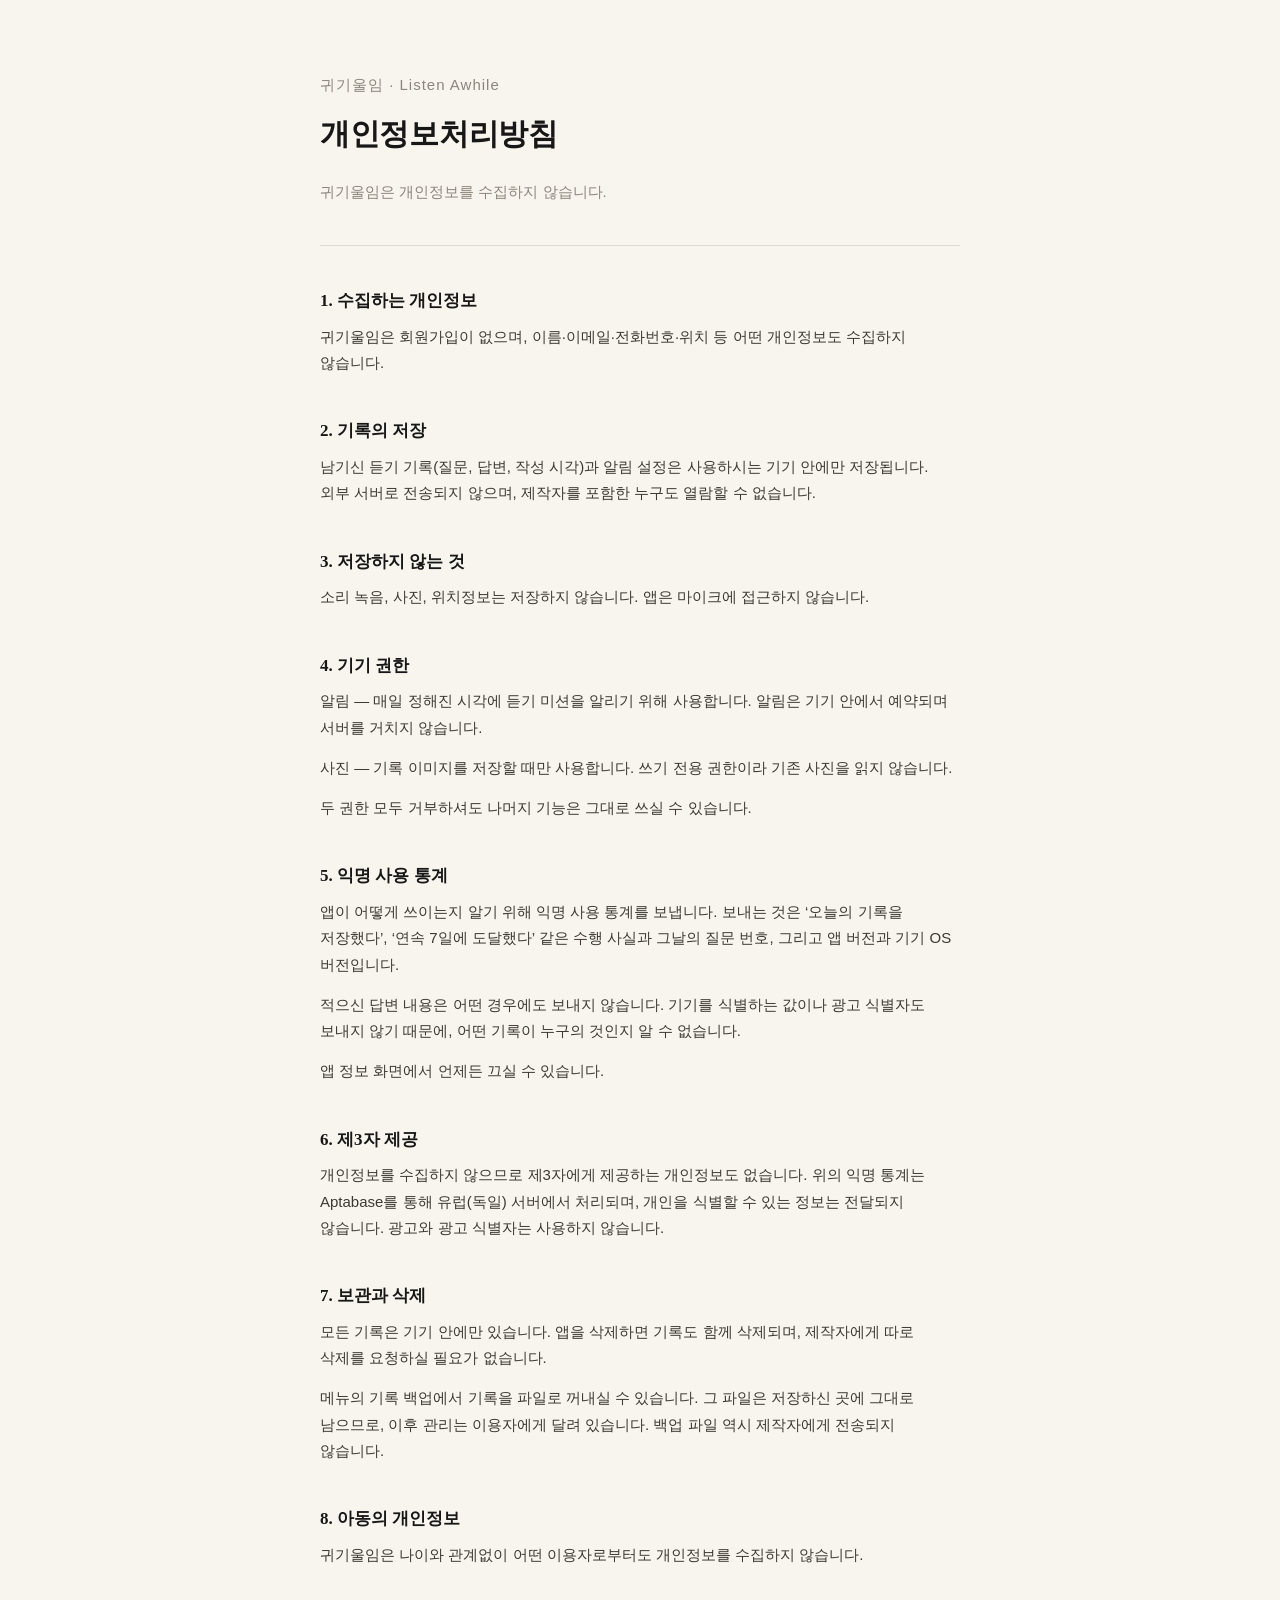
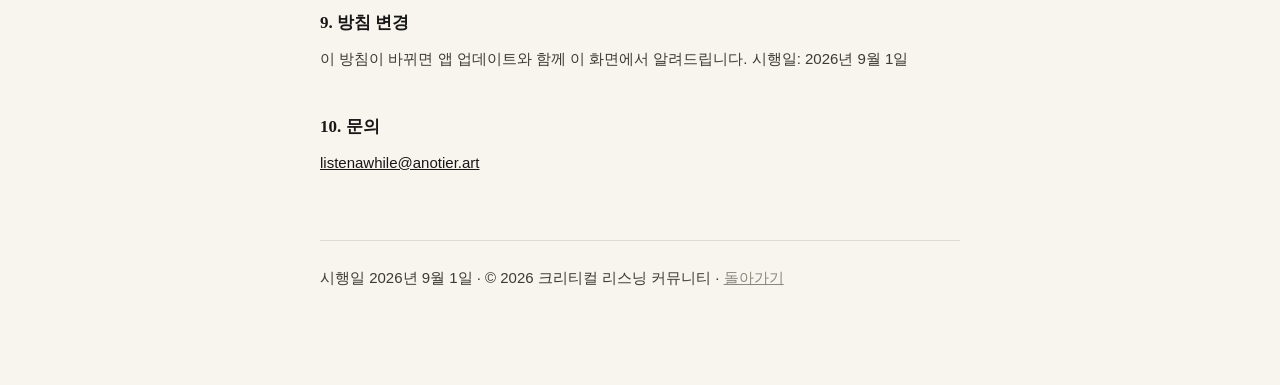
<file: privacy.html>
<!doctype html>
<html lang="ko">
<head>
<meta charset="utf-8">
<meta name="viewport" content="width=device-width, initial-scale=1">
<title>개인정보처리방침 · 귀기울임</title>
<link rel="stylesheet" href="./style.css">
</head>
<body>
<div class="wrap">
  <header>
    <p class="brand">귀기울임 · Listen Awhile</p>
    <h1>개인정보처리방침</h1>
    <p class="lead">귀기울임은 개인정보를 수집하지 않습니다.</p>
  </header>

  <h2>1. 수집하는 개인정보</h2>
  <p>귀기울임은 회원가입이 없으며, 이름·이메일·전화번호·위치 등 어떤 개인정보도 수집하지 않습니다.</p>

  <h2>2. 기록의 저장</h2>
  <p>남기신 듣기 기록(질문, 답변, 작성 시각)과 알림 설정은 사용하시는 기기 안에만 저장됩니다. 외부 서버로 전송되지 않으며, 제작자를 포함한 누구도 열람할 수 없습니다.</p>

  <h2>3. 저장하지 않는 것</h2>
  <p>소리 녹음, 사진, 위치정보는 저장하지 않습니다. 앱은 마이크에 접근하지 않습니다.</p>

  <h2>4. 기기 권한</h2>
  <p>알림 — 매일 정해진 시각에 듣기 미션을 알리기 위해 사용합니다. 알림은 기기 안에서 예약되며 서버를 거치지 않습니다.</p>
  <p>사진 — 기록 이미지를 저장할 때만 사용합니다. 쓰기 전용 권한이라 기존 사진을 읽지 않습니다.</p>
  <p>두 권한 모두 거부하셔도 나머지 기능은 그대로 쓰실 수 있습니다.</p>

  <h2>5. 익명 사용 통계</h2>
  <p>앱이 어떻게 쓰이는지 알기 위해 익명 사용 통계를 보냅니다. 보내는 것은 ‘오늘의 기록을 저장했다’, ‘연속 7일에 도달했다’ 같은 수행 사실과 그날의 질문 번호, 그리고 앱 버전과 기기 OS 버전입니다.</p>
  <p>적으신 답변 내용은 어떤 경우에도 보내지 않습니다. 기기를 식별하는 값이나 광고 식별자도 보내지 않기 때문에, 어떤 기록이 누구의 것인지 알 수 없습니다.</p>
  <p>앱 정보 화면에서 언제든 끄실 수 있습니다.</p>

  <h2>6. 제3자 제공</h2>
  <p>개인정보를 수집하지 않으므로 제3자에게 제공하는 개인정보도 없습니다. 위의 익명 통계는 Aptabase를 통해 유럽(독일) 서버에서 처리되며, 개인을 식별할 수 있는 정보는 전달되지 않습니다. 광고와 광고 식별자는 사용하지 않습니다.</p>

  <h2>7. 보관과 삭제</h2>
  <p>모든 기록은 기기 안에만 있습니다. 앱을 삭제하면 기록도 함께 삭제되며, 제작자에게 따로 삭제를 요청하실 필요가 없습니다.</p>
  <p>메뉴의 기록 백업에서 기록을 파일로 꺼내실 수 있습니다. 그 파일은 저장하신 곳에 그대로 남으므로, 이후 관리는 이용자에게 달려 있습니다. 백업 파일 역시 제작자에게 전송되지 않습니다.</p>

  <h2>8. 아동의 개인정보</h2>
  <p>귀기울임은 나이와 관계없이 어떤 이용자로부터도 개인정보를 수집하지 않습니다.</p>

  <h2>9. 방침 변경</h2>
  <p>이 방침이 바뀌면 앱 업데이트와 함께 이 화면에서 알려드립니다. 시행일: 2026년 9월 1일</p>

  <h2>10. 문의</h2>
  <p><a href="mailto:listenawhile@anotier.art">listenawhile@anotier.art</a></p>

  <footer>
    <p>시행일 2026년 9월 1일 · © 2026 크리티컬 리스닝 커뮤니티 · <a href="./index.html">돌아가기</a></p>
  </footer>
</div>
</body>
</html>
</file>
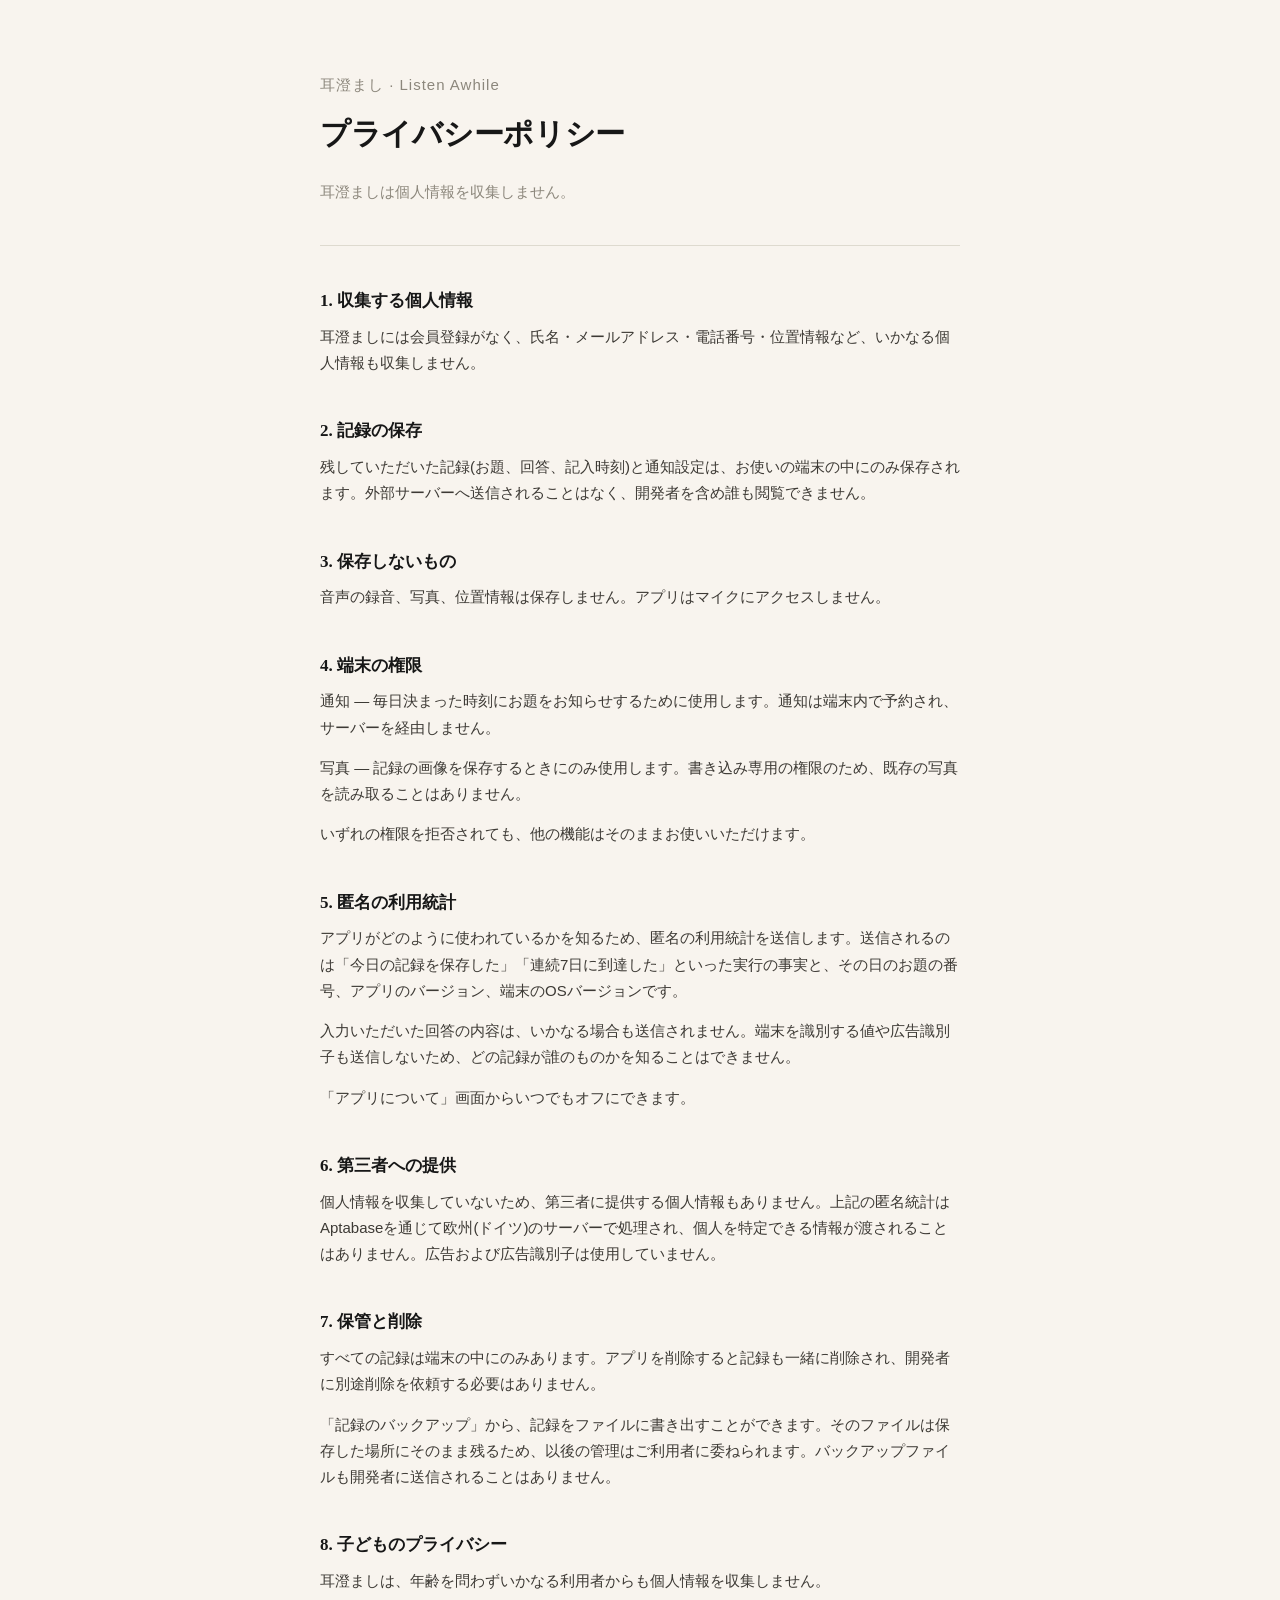
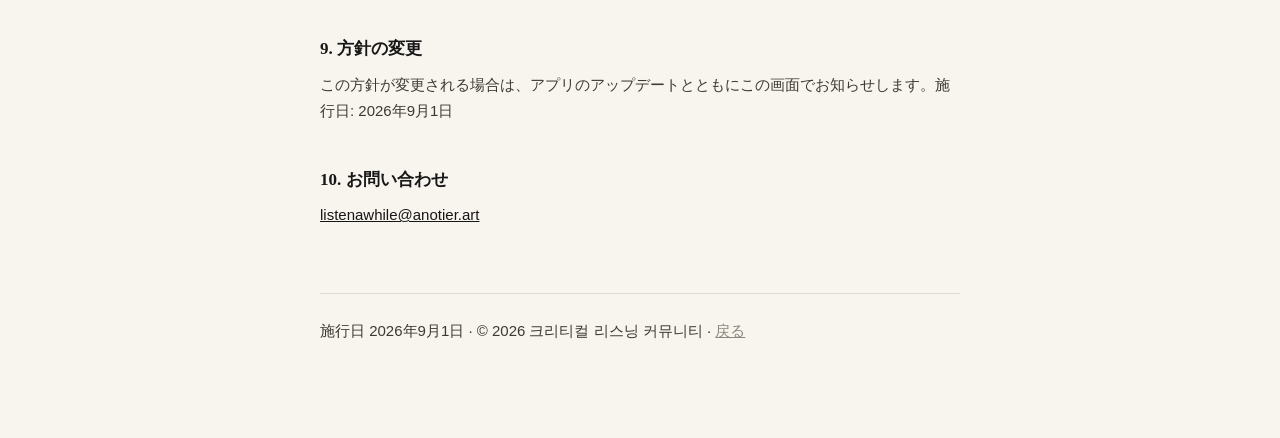
<file: privacy.ja.html>
<!doctype html>
<html lang="ja">
<head>
<meta charset="utf-8">
<meta name="viewport" content="width=device-width, initial-scale=1">
<title>プライバシーポリシー · 耳澄まし</title>
<link rel="stylesheet" href="./style.css">
</head>
<body>
<div class="wrap">
  <header>
    <p class="brand">耳澄まし · Listen Awhile</p>
    <h1>プライバシーポリシー</h1>
    <p class="lead">耳澄ましは個人情報を収集しません。</p>
  </header>

  <h2>1. 収集する個人情報</h2>
  <p>耳澄ましには会員登録がなく、氏名・メールアドレス・電話番号・位置情報など、いかなる個人情報も収集しません。</p>

  <h2>2. 記録の保存</h2>
  <p>残していただいた記録(お題、回答、記入時刻)と通知設定は、お使いの端末の中にのみ保存されます。外部サーバーへ送信されることはなく、開発者を含め誰も閲覧できません。</p>

  <h2>3. 保存しないもの</h2>
  <p>音声の録音、写真、位置情報は保存しません。アプリはマイクにアクセスしません。</p>

  <h2>4. 端末の権限</h2>
  <p>通知 — 毎日決まった時刻にお題をお知らせするために使用します。通知は端末内で予約され、サーバーを経由しません。</p>
  <p>写真 — 記録の画像を保存するときにのみ使用します。書き込み専用の権限のため、既存の写真を読み取ることはありません。</p>
  <p>いずれの権限を拒否されても、他の機能はそのままお使いいただけます。</p>

  <h2>5. 匿名の利用統計</h2>
  <p>アプリがどのように使われているかを知るため、匿名の利用統計を送信します。送信されるのは「今日の記録を保存した」「連続7日に到達した」といった実行の事実と、その日のお題の番号、アプリのバージョン、端末のOSバージョンです。</p>
  <p>入力いただいた回答の内容は、いかなる場合も送信されません。端末を識別する値や広告識別子も送信しないため、どの記録が誰のものかを知ることはできません。</p>
  <p>「アプリについて」画面からいつでもオフにできます。</p>

  <h2>6. 第三者への提供</h2>
  <p>個人情報を収集していないため、第三者に提供する個人情報もありません。上記の匿名統計はAptabaseを通じて欧州(ドイツ)のサーバーで処理され、個人を特定できる情報が渡されることはありません。広告および広告識別子は使用していません。</p>

  <h2>7. 保管と削除</h2>
  <p>すべての記録は端末の中にのみあります。アプリを削除すると記録も一緒に削除され、開発者に別途削除を依頼する必要はありません。</p>
  <p>「記録のバックアップ」から、記録をファイルに書き出すことができます。そのファイルは保存した場所にそのまま残るため、以後の管理はご利用者に委ねられます。バックアップファイルも開発者に送信されることはありません。</p>

  <h2>8. 子どものプライバシー</h2>
  <p>耳澄ましは、年齢を問わずいかなる利用者からも個人情報を収集しません。</p>

  <h2>9. 方針の変更</h2>
  <p>この方針が変更される場合は、アプリのアップデートとともにこの画面でお知らせします。施行日: 2026年9月1日</p>

  <h2>10. お問い合わせ</h2>
  <p><a href="mailto:listenawhile@anotier.art">listenawhile@anotier.art</a></p>

  <footer>
    <p>施行日 2026年9月1日 · © 2026 크리티컬 리스닝 커뮤니티 · <a href="./index.html">戻る</a></p>
  </footer>
</div>
</body>
</html>
</file>
<file: style.css>
/* 귀기울임 사이트. 앱의 색(종이 같은 아이보리, 부드러운 검정)과 명조체를 그대로 따른다.
   글꼴은 기기에 있는 것만 쓴다. 외부 글꼴 서버를 부르지 않으므로 방문자 정보가 어디로도 나가지 않는다. */
:root {
  --bg: #F8F4EE;
  --text: #171717;
  --body: #3d3a35;
  --muted: #8C877C;
  --line: #DEDACF;
  --card: #FDFAF4;
  --button: #1C1A17;
  --button-text: #F2F1ED;
  --ring: #C9C2B4;
  --shadow: 0 1px 2px rgba(23, 23, 23, .05), 0 12px 32px rgba(23, 23, 23, .07);
  --serif: "Nanum Myeongjo", "AppleMyungjo", "Apple SD Gothic Neo", "Noto Serif KR", "Noto Serif CJK KR", serif;
  --sans: -apple-system, BlinkMacSystemFont, "Apple SD Gothic Neo", "Noto Sans KR", "Hiragino Sans", "Noto Sans JP", sans-serif;
}
:lang(ja) {
  --serif: "Shippori Mincho", "Hiragino Mincho ProN", "Yu Mincho", "Noto Serif JP", "Noto Serif CJK JP", serif;
}
@media (prefers-color-scheme: dark) {
  :root {
    --bg: #16150F; --text: #EDEAE1; --body: #C9C4B8; --muted: #948E80; --line: #322F27;
    --card: #1E1C16; --button: #EDEAE1; --button-text: #16150F; --ring: #4A463C;
    --shadow: 0 1px 2px rgba(0, 0, 0, .3), 0 12px 32px rgba(0, 0, 0, .35);
  }
}
* { box-sizing: border-box; }
html { scroll-behavior: smooth; }
body {
  margin: 0;
  padding: 0 24px 80px;
  background: var(--bg);
  color: var(--text);
  font-family: var(--sans);
  line-height: 1.75;
  -webkit-text-size-adjust: 100%;
}
/* 한국어는 어절 단위로 줄을 바꾼다(앱도 같다). */
:lang(ko) body, body:lang(ko) { word-break: keep-all; overflow-wrap: break-word; }
a { color: var(--text); }
img { max-width: 100%; }

/* ---------- 방침·보도자료 같은 읽는 페이지 ---------- */
.wrap { max-width: 640px; margin: 0 auto; }
.wrap > header { padding: 72px 0 40px; border-bottom: 1px solid var(--line); }
.brand { font-size: 15px; letter-spacing: 1px; color: var(--muted); margin: 0 0 10px; }
h1 { font-family: var(--serif); font-size: 30px; font-weight: 600; margin: 0; letter-spacing: -0.01em; }
.lead { margin: 18px 0 0; color: var(--muted); font-size: 15px; }
h2 { font-family: var(--serif); font-size: 17px; font-weight: 700; margin: 40px 0 8px; }
p { margin: 0 0 14px; font-size: 15px; color: var(--body); }
.note { background: var(--card); border: 1px solid var(--line); border-radius: 12px; padding: 20px 22px; margin: 28px 0; }
.note p { margin: 0; font-size: 14.5px; }
.wrap > footer { margin-top: 64px; padding-top: 24px; border-top: 1px solid var(--line); font-size: 13px; color: var(--muted); }
.wrap > footer a { color: var(--muted); }
.wrap nav { margin-top: 22px; font-size: 14px; }
.wrap nav a { margin-right: 16px; color: var(--muted); }

/* ---------- 홈 ---------- */
.page { max-width: 1040px; margin: 0 auto; }
.top { display: flex; align-items: center; justify-content: space-between; padding: 28px 0 0; }
.top .mark { display: flex; align-items: center; gap: 12px; text-decoration: none; }
.top .mark img { width: 36px; height: 36px; border-radius: 9px; border: 1px solid var(--line); }
.top .mark span { font-family: var(--serif); font-size: 18px; letter-spacing: .5px; }
.langs { font-size: 13px; color: var(--muted); display: flex; gap: 14px; }
.langs a { color: var(--muted); text-decoration: none; }
.langs a[aria-current="page"] { color: var(--text); border-bottom: 1px solid var(--text); }

.hero {
  display: grid; grid-template-columns: 1.1fr .9fr; gap: 48px; align-items: center;
  padding: 72px 0 88px;
}
.eyebrow { font-size: 13px; letter-spacing: 2px; color: var(--muted); margin: 0 0 18px; text-transform: uppercase; }
.hero h1 { font-size: clamp(34px, 5.4vw, 54px); line-height: 1.28; font-weight: 400; letter-spacing: -.02em; }
.hero .sub { font-size: 17px; margin: 26px 0 0; color: var(--body); max-width: 30em; }
.cta { display: flex; flex-wrap: wrap; gap: 12px; margin-top: 34px; }
.btn {
  display: inline-flex; flex-direction: column; justify-content: center;
  min-width: 190px; padding: 12px 22px; border-radius: 14px;
  background: var(--button); color: var(--button-text); text-decoration: none; line-height: 1.35;
}
.btn small { font-size: 11.5px; opacity: .7; letter-spacing: .4px; }
.btn strong { font-size: 16px; font-weight: 600; }
.btn:hover { opacity: .88; }
.cta-note { margin: 14px 0 0; font-size: 13px; color: var(--muted); }

.stage { position: relative; display: grid; place-items: center; }
.rings { position: absolute; inset: -8% -12%; width: 124%; height: 116%; z-index: 0; pointer-events: none; }
.rings circle { fill: none; stroke: var(--ring); stroke-width: 1; }
.rings .dot { fill: var(--ring); stroke: none; }
.phone {
  position: relative; z-index: 1;
  width: min(100%, 290px); margin: 0;
  border-radius: 38px; overflow: hidden; background: var(--card);
  border: 1px solid var(--line); box-shadow: var(--shadow); line-height: 0;
}
.phone img { width: 100%; height: auto; display: block; }

section.block { padding: 72px 0; border-top: 1px solid var(--line); }
.block > h2 { font-size: 13px; letter-spacing: 2px; color: var(--muted); font-family: var(--sans); font-weight: 500; margin: 0 0 40px; text-transform: uppercase; }
.steps { display: grid; grid-template-columns: repeat(4, 1fr); gap: 28px; }
.step { margin: 0; }
.step figcaption { margin-top: 18px; font-family: var(--serif); font-size: 16px; line-height: 1.6; color: var(--text); }
.step .phone { width: 100%; border-radius: 30px; }

.points { display: grid; grid-template-columns: repeat(2, 1fr); gap: 44px 56px; }
.points h3 { font-family: var(--serif); font-size: 21px; font-weight: 700; margin: 0 0 10px; letter-spacing: -.01em; }
.points p { font-size: 15.5px; margin: 0; }
.promise { display: grid; grid-template-columns: repeat(2, 1fr); gap: 20px; }
.promise > div { background: var(--card); border: 1px solid var(--line); border-radius: 20px; padding: 30px 30px 26px; }
.promise h3 { font-family: var(--serif); font-size: 20px; margin: 0 0 10px; }
.promise p { margin: 0; font-size: 15px; }

.get { text-align: center; padding: 96px 0 40px; border-top: 1px solid var(--line); }
.get h2 { font-size: clamp(26px, 4vw, 36px); font-weight: 400; margin: 0 0 12px; letter-spacing: -.01em; }
.get p { color: var(--muted); }
.get .cta { justify-content: center; }
.contact { margin-top: 72px; padding: 40px; background: var(--card); border: 1px solid var(--line); border-radius: 24px; display: grid; grid-template-columns: 1.6fr 1fr 1fr; gap: 40px; }
.contact h2 { font-family: var(--serif); font-size: 24px; font-weight: 700; margin: 0 0 10px; letter-spacing: -.01em; }
.contact h3 { font-size: 12px; letter-spacing: 2px; color: var(--muted); font-weight: 500; margin: 6px 0 10px; text-transform: uppercase; }
.contact p { margin: 0; font-size: 15px; }
.contact .mail { display: inline-block; margin-top: 14px; font-family: var(--serif); font-size: 21px; color: var(--text); text-decoration: underline; text-underline-offset: 5px; text-decoration-color: var(--ring); word-break: break-all; }
.contact strong { font-family: var(--serif); font-size: 18px; font-weight: 700; color: var(--text); }

.foot { margin-top: 56px; padding-top: 24px; border-top: 1px solid var(--line); font-size: 13px; color: var(--muted); display: flex; flex-wrap: wrap; gap: 8px 22px; justify-content: space-between; }
.foot a { color: var(--muted); }
.foot nav { display: flex; gap: 18px; flex-wrap: wrap; }

@media (max-width: 860px) {
  .hero { grid-template-columns: 1fr; gap: 36px; padding: 48px 0 64px; }
  .stage { margin-top: 12px; }
  .stage .phone { width: min(70%, 250px); }
  .rings { inset: -2% -2%; width: 104%; height: 104%; }
  .steps { grid-template-columns: repeat(2, 1fr); gap: 34px 18px; }
  .points, .promise { grid-template-columns: 1fr; gap: 32px; }
  .promise { gap: 16px; }
  section.block { padding: 56px 0; }
  .contact { grid-template-columns: 1fr; gap: 28px; padding: 28px 24px; margin-top: 56px; }
  .btn { flex: 1 1 100%; }
}
@media (prefers-reduced-motion: no-preference) {
  .rings circle { animation: breathe 9s ease-in-out infinite; }
  .rings circle:nth-child(2) { animation-delay: -1.5s; }
  .rings circle:nth-child(3) { animation-delay: -3s; }
  .rings circle:nth-child(4) { animation-delay: -4.5s; }
  .rings circle:nth-child(5) { animation-delay: -6s; }
  @keyframes breathe { 0%, 100% { opacity: .55; } 50% { opacity: 1; } }
}
</file>
